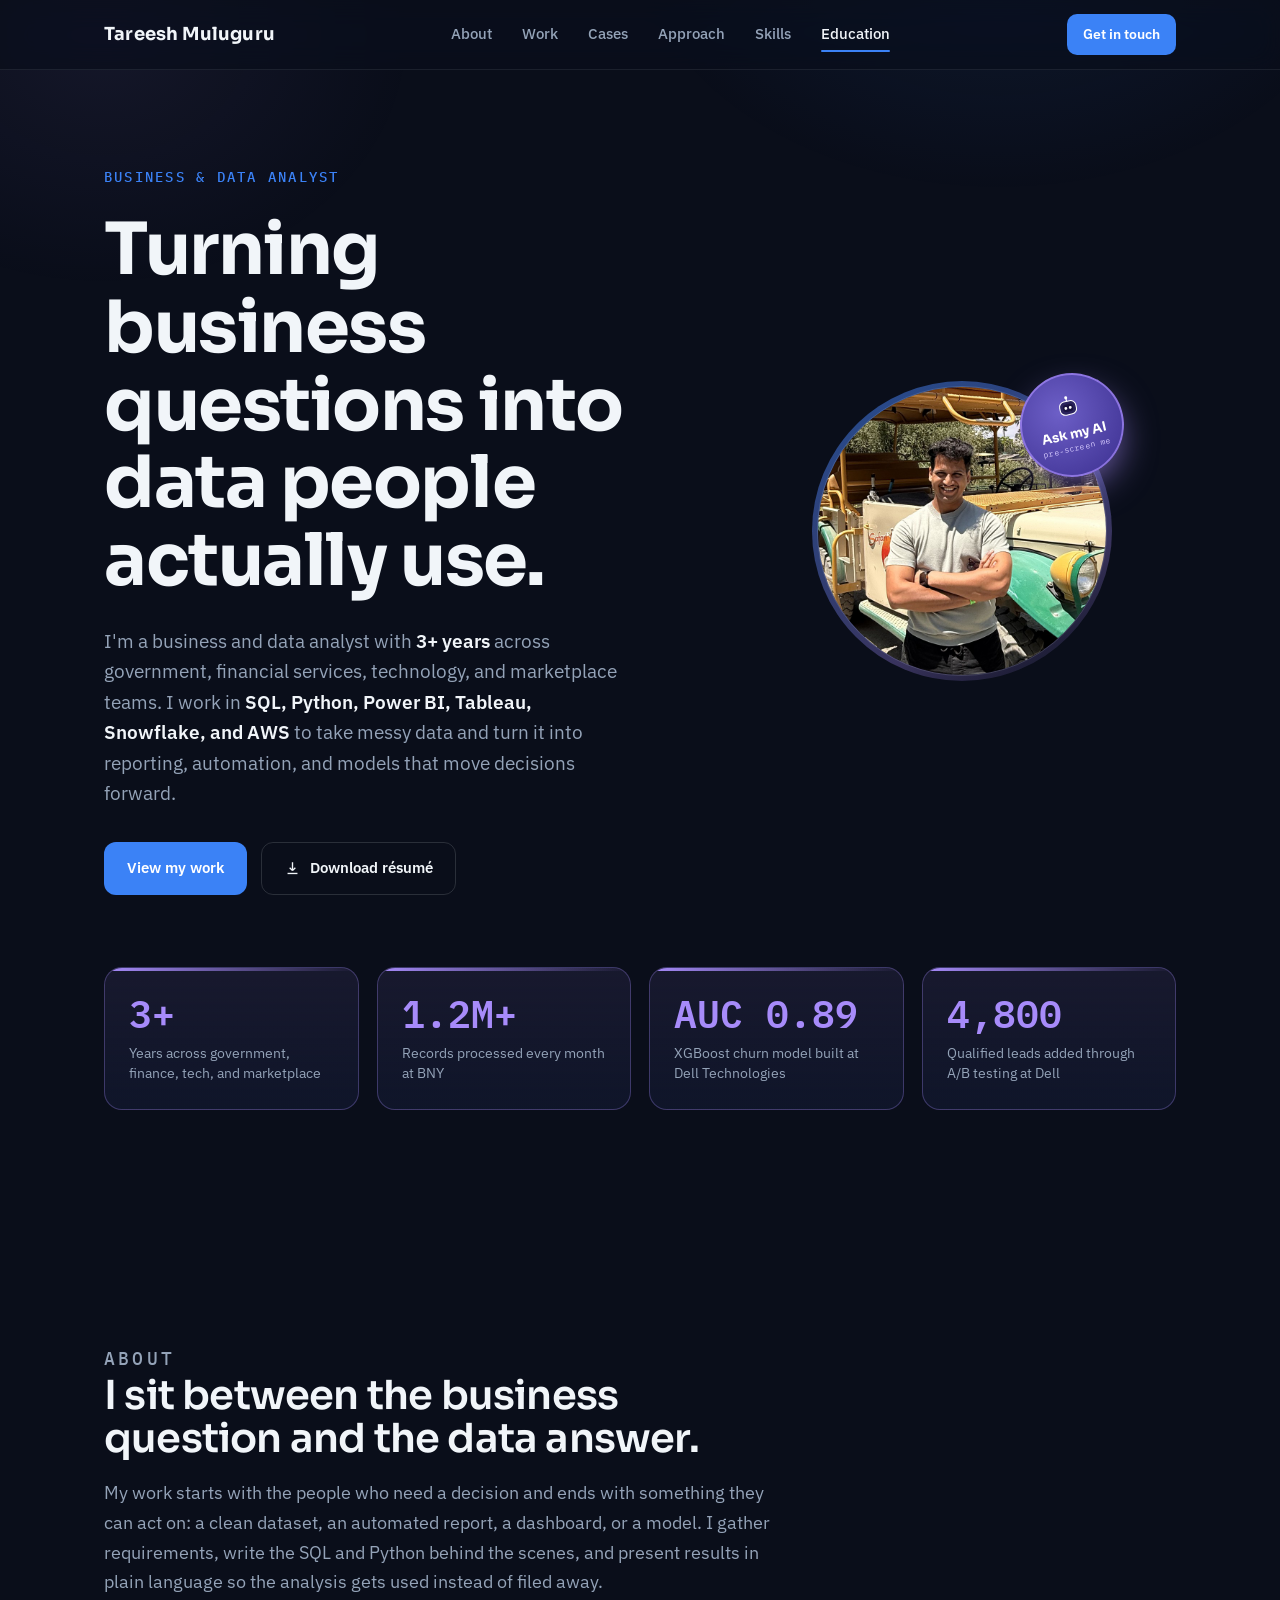
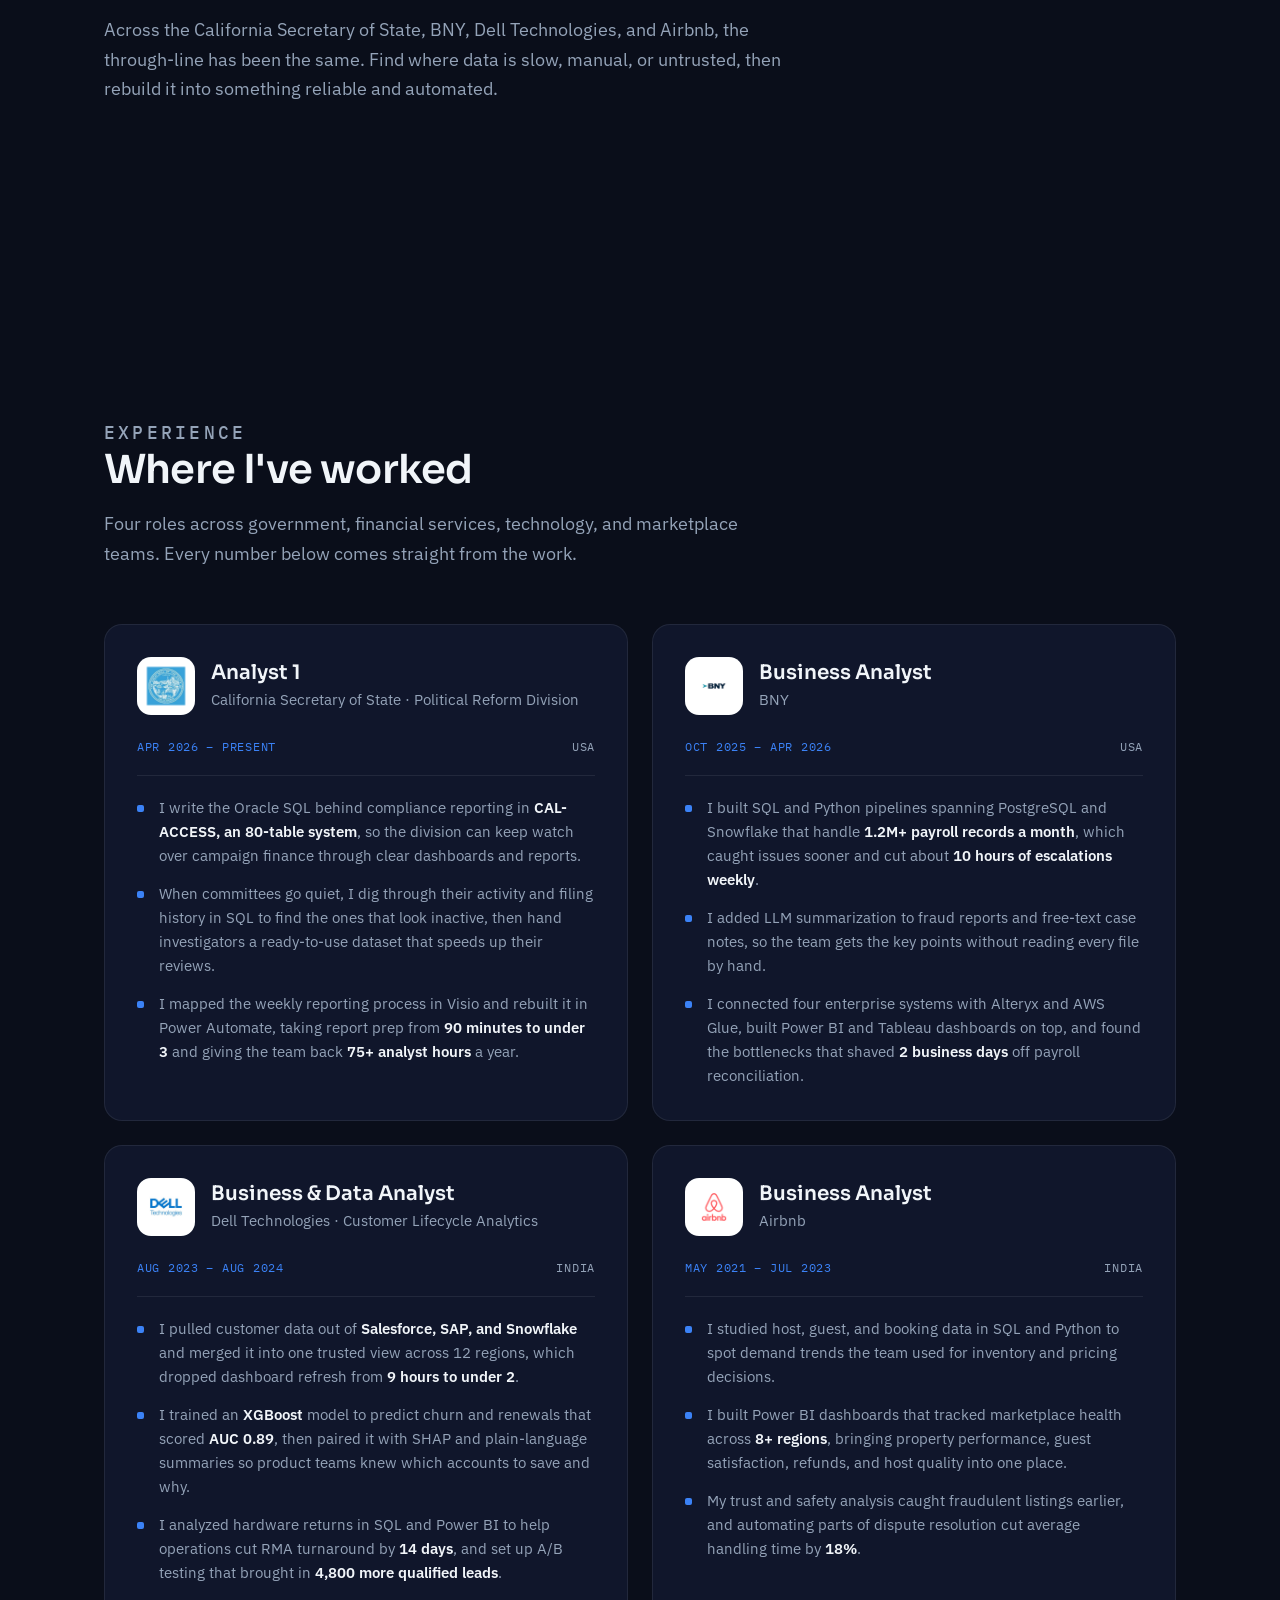
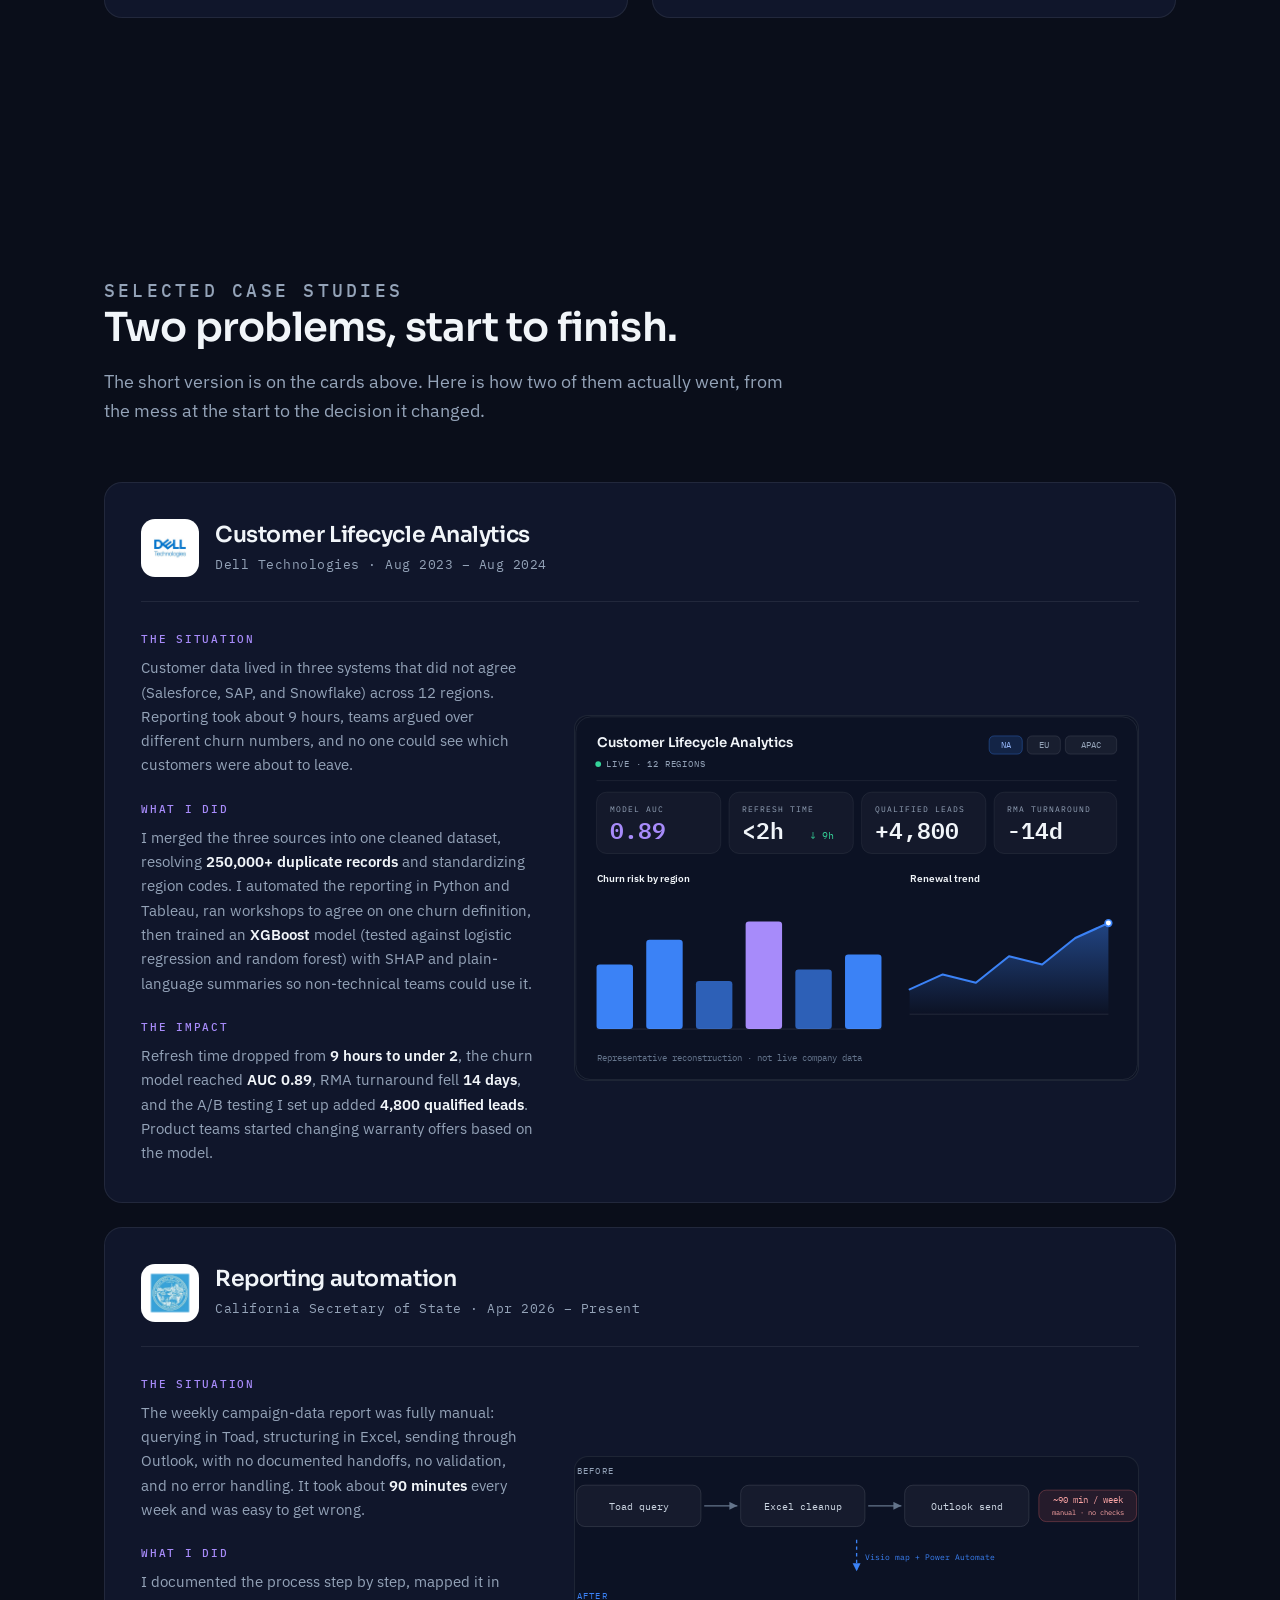
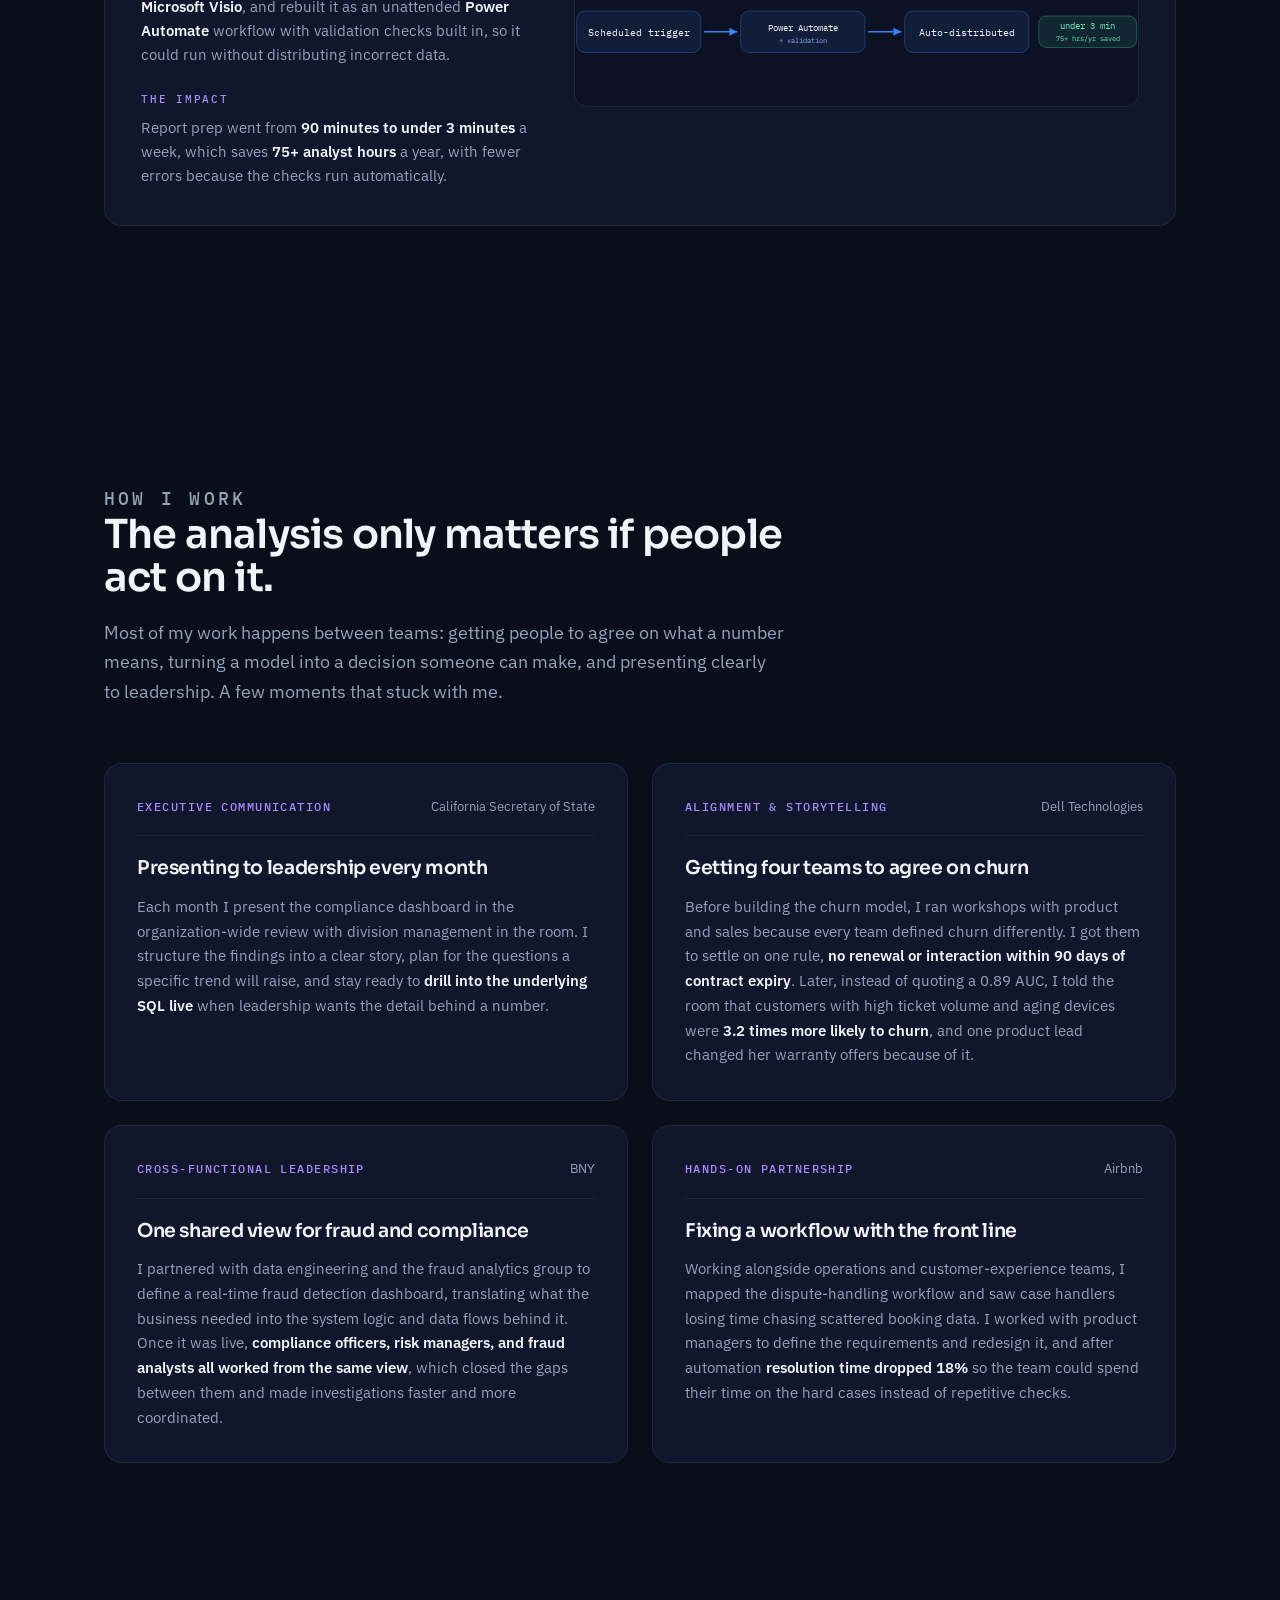
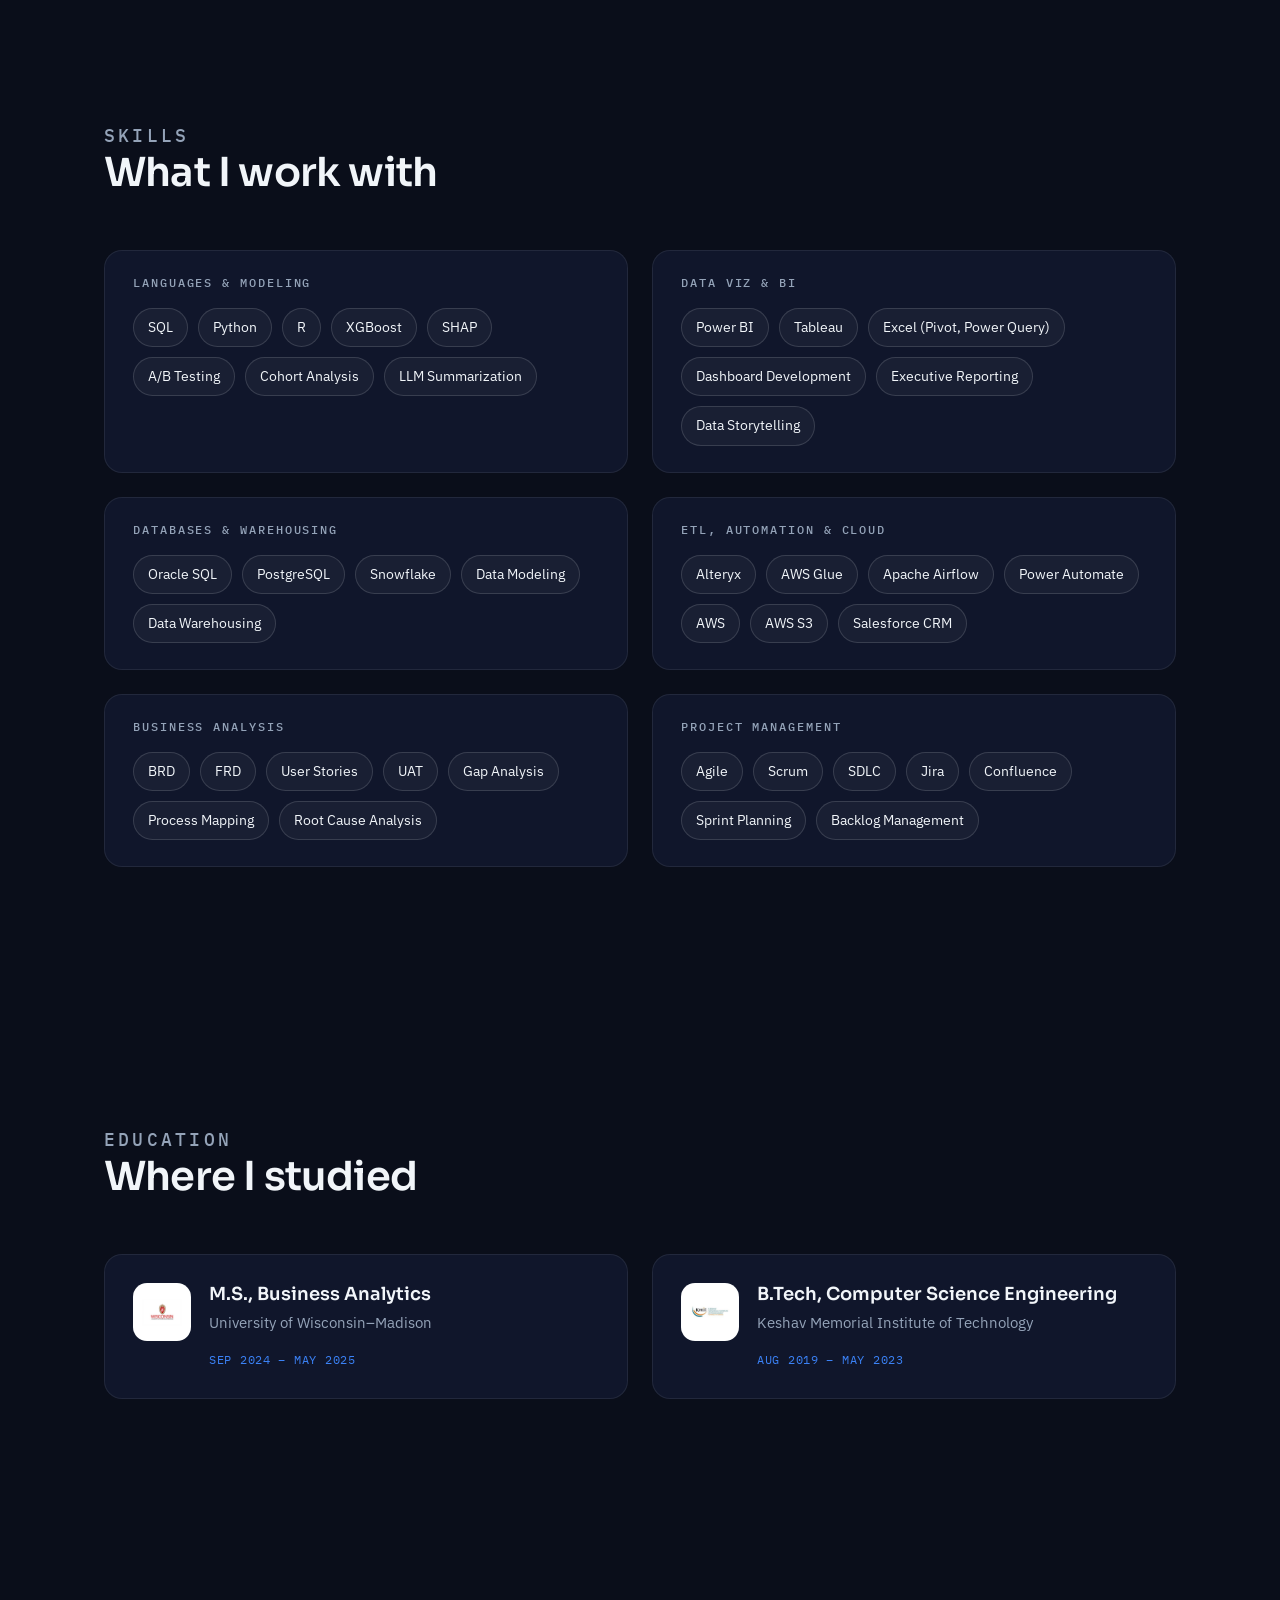
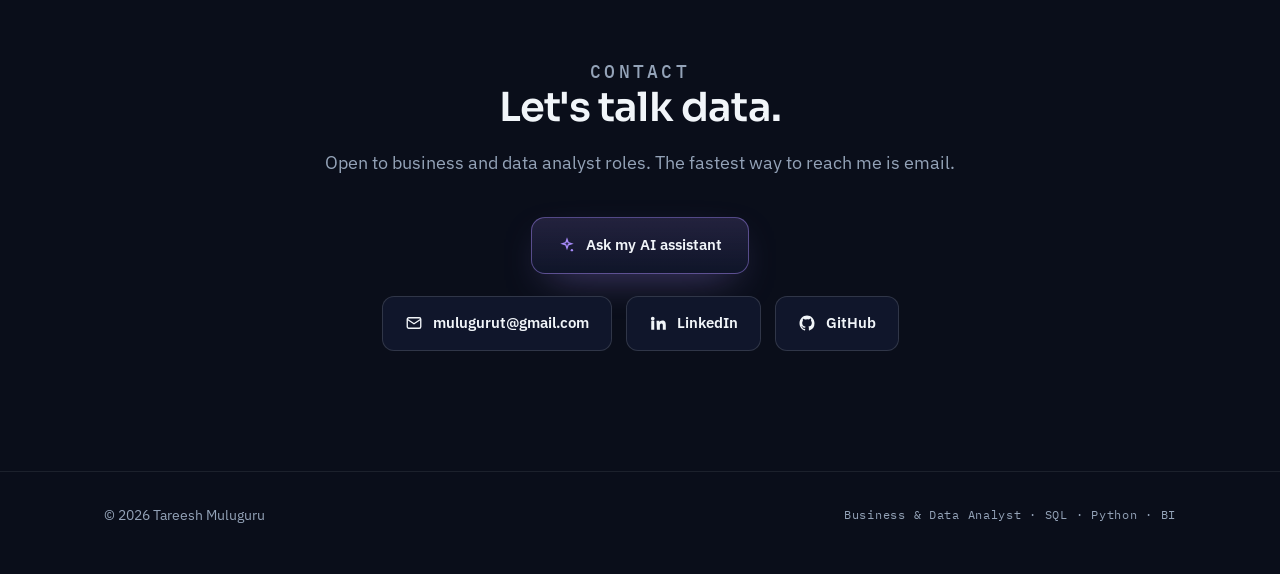
<file: index.html>
<!DOCTYPE html>
<html lang="en">
<head>
<meta charset="UTF-8" />
<meta name="viewport" content="width=device-width, initial-scale=1.0" />
<title>Tareesh Muluguru · Business & Data Analyst</title>
<meta name="description" content="Tareesh Muluguru, Business and Data Analyst. SQL, Python, Power BI, Tableau, Snowflake, and AWS across government, financial services, technology, and marketplace teams." />
<meta name="theme-color" content="#0A0E1A" />
<link rel="icon" type="image/svg+xml" href="assets/favicon.svg" />
<meta property="og:type" content="website" />
<meta property="og:title" content="Tareesh Muluguru · Business & Data Analyst" />
<meta property="og:description" content="3+ years turning business questions into data people act on. SQL, Python, Power BI, Tableau, Snowflake, AWS." />
<meta property="og:image" content="assets/og-cover.png" />
<meta property="og:image:width" content="1200" />
<meta property="og:image:height" content="630" />
<meta name="twitter:card" content="summary_large_image" />
<meta name="twitter:title" content="Tareesh Muluguru · Business & Data Analyst" />
<meta name="twitter:description" content="3+ years turning business questions into data people act on. SQL, Python, Power BI, Tableau, Snowflake, AWS." />
<meta name="twitter:image" content="assets/og-cover.png" />
<link rel="preconnect" href="https://fonts.googleapis.com" />
<link rel="preconnect" href="https://fonts.gstatic.com" crossorigin />
<link href="https://fonts.googleapis.com/css2?family=Sora:wght@600;700&family=IBM+Plex+Sans:wght@400;500;600&family=IBM+Plex+Mono:wght@400;500;600&display=swap" rel="stylesheet" />
<link rel="stylesheet" href="styles.css?v=5" />
</head>
<body>

<div id="progress" aria-hidden="true"></div>

<header class="nav">
  <div class="nav-inner">
    <a href="#top" class="brand">Tareesh Muluguru</a>
    <nav class="nav-links" aria-label="Primary">
      <a href="#about">About</a>
      <a href="#work">Work</a>
      <a href="#cases">Cases</a>
      <a href="#approach">Approach</a>
      <a href="#skills">Skills</a>
      <a href="#education">Education</a>
    </nav>
    <div class="nav-actions">
      <a href="#contact" class="nav-cta">Get in touch</a>
    </div>
  </div>
</header>

<main id="top">

  <!-- HERO -->
  <section class="hero" aria-label="Intro">
    <div class="wrap">
      <div class="hero-grid">
        <div class="hero-copy reveal">
          <p class="role">Business &amp; Data Analyst</p>
          <h1>Turning business questions into data people actually use.</h1>
          <p class="lede">I'm a business and data analyst with <strong>3+ years</strong> across government, financial services, technology, and marketplace teams. I work in <strong>SQL, Python, Power BI, Tableau, Snowflake, and AWS</strong> to take messy data and turn it into reporting, automation, and models that move decisions forward.</p>
          <div class="cta-row">
            <a href="#work" class="btn btn-primary">View my work</a>
            <a href="assets/Tareesh-Muluguru-Resume.pdf" class="btn btn-ghost" download>
              <svg viewBox="0 0 24 24" width="17" height="17" fill="none" stroke="currentColor" stroke-width="1.9" aria-hidden="true"><path d="M12 3v12m0 0 4-4m-4 4-4-4"/><path d="M5 19h14"/></svg>
              Download résumé
            </a>
          </div>
        </div>
        <div class="avatar-wrap reveal">
          <div class="avatar">
            <img src="assets/avatar.jpg" alt="Tareesh Muluguru" />
            <a class="ai-sticker" href="chat.html" target="_blank" rel="noopener" aria-label="Ask my AI assistant about Tareesh">
              <span class="ai-sticker-bot">
                <svg width="30" height="30" viewBox="0 0 40 40" aria-hidden="true">
                  <line x1="20" y1="9" x2="20" y2="5" stroke="#fff" stroke-width="1.6" stroke-linecap="round"/>
                  <circle cx="20" cy="4" r="2" fill="#fff"/>
                  <rect x="9" y="9" width="22" height="18" rx="7" fill="#2a235c" stroke="#fff" stroke-width="1.4"/>
                  <rect x="13" y="13" width="14" height="10" rx="5" fill="#1a1340"/>
                  <circle class="bot-eye" cx="17" cy="18" r="1.9" fill="#fff"/>
                  <circle class="bot-eye" cx="23" cy="18" r="1.9" fill="#fff"/>
                </svg>
              </span>
              <span class="ai-sticker-title">Ask my AI</span>
              <span class="ai-sticker-sub">pre-screen me</span>
            </a>
          </div>
        </div>
      </div>

      <div class="stats reveal" aria-label="Career highlights">
        <div class="stat">
          <div class="num" data-count="3" data-suffix="+">3+</div>
          <div class="label">Years across government, finance, tech, and marketplace</div>
        </div>
        <div class="stat">
          <div class="num" data-count="1.2" data-decimals="1" data-suffix="M+">1.2M+</div>
          <div class="label">Records processed every month at BNY</div>
        </div>
        <div class="stat">
          <div class="num" data-count="0.89" data-decimals="2" data-prefix="AUC ">AUC 0.89</div>
          <div class="label">XGBoost churn model built at Dell Technologies</div>
        </div>
        <div class="stat">
          <div class="num" data-count="4800" data-comma="1">4,800</div>
          <div class="label">Qualified leads added through A/B testing at Dell</div>
        </div>
      </div>
    </div>
  </section>

  <!-- ABOUT -->
  <section id="about" aria-label="About">
    <div class="wrap">
      <div class="section-head reveal">
        <p class="eyebrow">About</p>
        <h2>I sit between the business question and the data answer.</h2>
        <p>My work starts with the people who need a decision and ends with something they can act on: a clean dataset, an automated report, a dashboard, or a model. I gather requirements, write the SQL and Python behind the scenes, and present results in plain language so the analysis gets used instead of filed away.</p>
        <p>Across the California Secretary of State, BNY, Dell Technologies, and Airbnb, the through-line has been the same. Find where data is slow, manual, or untrusted, then rebuild it into something reliable and automated.</p>
      </div>
    </div>
  </section>

  <!-- WORK -->
  <section id="work" aria-label="Experience">
    <div class="wrap">
      <div class="section-head reveal">
        <p class="eyebrow">Experience</p>
        <h2>Where I've worked</h2>
        <p>Four roles across government, financial services, technology, and marketplace teams. Every number below comes straight from the work.</p>
      </div>

      <div class="work-grid">

        <!-- CalSOS -->
        <article class="card reveal">
          <div class="card-top">
            <div class="logo-tile"><img src="assets/logo-calsos.png" alt="California Secretary of State logo" /></div>
            <div class="card-id">
              <div class="role">Analyst 1</div>
              <div class="co">California Secretary of State · Political Reform Division</div>
            </div>
          </div>
          <div class="meta"><span class="tag">Apr 2026 – Present</span><span>USA</span></div>
          <ul>
            <li>I write the Oracle SQL behind compliance reporting in <b>CAL-ACCESS, an 80-table system</b>, so the division can keep watch over campaign finance through clear dashboards and reports.</li>
            <li>When committees go quiet, I dig through their activity and filing history in SQL to find the ones that look inactive, then hand investigators a ready-to-use dataset that speeds up their reviews.</li>
            <li>I mapped the weekly reporting process in Visio and rebuilt it in Power Automate, taking report prep from <b>90 minutes to under 3</b> and giving the team back <b>75+ analyst hours</b> a year.</li>
          </ul>
        </article>

        <!-- BNY -->
        <article class="card reveal">
          <div class="card-top">
            <div class="logo-tile"><img src="assets/logo-bny.png" alt="BNY logo" /></div>
            <div class="card-id">
              <div class="role">Business Analyst</div>
              <div class="co">BNY</div>
            </div>
          </div>
          <div class="meta"><span class="tag">Oct 2025 – Apr 2026</span><span>USA</span></div>
          <ul>
            <li>I built SQL and Python pipelines spanning PostgreSQL and Snowflake that handle <b>1.2M+ payroll records a month</b>, which caught issues sooner and cut about <b>10 hours of escalations weekly</b>.</li>
            <li>I added LLM summarization to fraud reports and free-text case notes, so the team gets the key points without reading every file by hand.</li>
            <li>I connected four enterprise systems with Alteryx and AWS Glue, built Power BI and Tableau dashboards on top, and found the bottlenecks that shaved <b>2 business days</b> off payroll reconciliation.</li>
          </ul>
        </article>

        <!-- Dell -->
        <article class="card reveal">
          <div class="card-top">
            <div class="logo-tile"><img src="assets/logo-dell.png" alt="Dell Technologies logo" /></div>
            <div class="card-id">
              <div class="role">Business &amp; Data Analyst</div>
              <div class="co">Dell Technologies · Customer Lifecycle Analytics</div>
            </div>
          </div>
          <div class="meta"><span class="tag">Aug 2023 – Aug 2024</span><span>India</span></div>
          <ul>
            <li>I pulled customer data out of <b>Salesforce, SAP, and Snowflake</b> and merged it into one trusted view across 12 regions, which dropped dashboard refresh from <b>9 hours to under 2</b>.</li>
            <li>I trained an <b>XGBoost</b> model to predict churn and renewals that scored <b>AUC 0.89</b>, then paired it with SHAP and plain-language summaries so product teams knew which accounts to save and why.</li>
            <li>I analyzed hardware returns in SQL and Power BI to help operations cut RMA turnaround by <b>14 days</b>, and set up A/B testing that brought in <b>4,800 more qualified leads</b>.</li>
          </ul>
        </article>

        <!-- Airbnb -->
        <article class="card reveal">
          <div class="card-top">
            <div class="logo-tile"><img src="assets/logo-airbnb.png" alt="Airbnb logo" /></div>
            <div class="card-id">
              <div class="role">Business Analyst</div>
              <div class="co">Airbnb</div>
            </div>
          </div>
          <div class="meta"><span class="tag">May 2021 – Jul 2023</span><span>India</span></div>
          <ul>
            <li>I studied host, guest, and booking data in SQL and Python to spot demand trends the team used for inventory and pricing decisions.</li>
            <li>I built Power BI dashboards that tracked marketplace health across <b>8+ regions</b>, bringing property performance, guest satisfaction, refunds, and host quality into one place.</li>
            <li>My trust and safety analysis caught fraudulent listings earlier, and automating parts of dispute resolution cut average handling time by <b>18%</b>.</li>
          </ul>
        </article>

      </div>
    </div>
  </section>

  <!-- CASE STUDIES -->
  <section id="cases" aria-label="Case studies">
    <div class="wrap">
      <div class="section-head reveal">
        <p class="eyebrow">Selected case studies</p>
        <h2>Two problems, start to finish.</h2>
        <p>The short version is on the cards above. Here is how two of them actually went, from the mess at the start to the decision it changed.</p>
      </div>

      <!-- Case 1: Dell -->
      <article class="case reveal">
        <div class="case-head">
          <div class="logo-tile"><img src="assets/logo-dell.png" alt="Dell Technologies logo" /></div>
          <div class="case-id">
            <h3>Customer Lifecycle Analytics</h3>
            <div class="case-co">Dell Technologies · Aug 2023 – Aug 2024</div>
          </div>
        </div>
        <div class="case-body">
          <div class="case-story">
            <div class="story-block">
              <span class="story-label">The situation</span>
              <p>Customer data lived in three systems that did not agree (Salesforce, SAP, and Snowflake) across 12 regions. Reporting took about 9 hours, teams argued over different churn numbers, and no one could see which customers were about to leave.</p>
            </div>
            <div class="story-block">
              <span class="story-label">What I did</span>
              <p>I merged the three sources into one cleaned dataset, resolving <b>250,000+ duplicate records</b> and standardizing region codes. I automated the reporting in Python and Tableau, ran workshops to agree on one churn definition, then trained an <b>XGBoost</b> model (tested against logistic regression and random forest) with SHAP and plain-language summaries so non-technical teams could use it.</p>
            </div>
            <div class="story-block">
              <span class="story-label">The impact</span>
              <p>Refresh time dropped from <b>9 hours to under 2</b>, the churn model reached <b>AUC 0.89</b>, RMA turnaround fell <b>14 days</b>, and the A/B testing I set up added <b>4,800 qualified leads</b>. Product teams started changing warranty offers based on the model.</p>
            </div>
          </div>
          <figure class="case-visual">
            <svg viewBox="0 0 680 440" xmlns="http://www.w3.org/2000/svg" role="img" aria-label="Customer Lifecycle dashboard mockup showing model AUC 0.89, refresh under 2 hours, 4,800 leads, RMA down 14 days, churn risk by region, and renewal trend">
              <defs>
                <linearGradient id="area" x1="0" y1="0" x2="0" y2="1">
                  <stop offset="0" stop-color="#3B82F6" stop-opacity=".45"/><stop offset="1" stop-color="#3B82F6" stop-opacity="0"/>
                </linearGradient>
              </defs>
              <rect x="1" y="1" width="678" height="438" rx="18" fill="#0c1224" stroke="rgba(241,245,249,.10)"/>
              <text x="26" y="38" fill="#F1F5F9" font-size="16" font-weight="600" font-family="Sora, sans-serif">Customer Lifecycle Analytics</text>
              <circle cx="28" cy="58" r="3.5" fill="#34D399"/><text x="38" y="62" fill="#94A3B8" font-size="11" font-family="IBM Plex Mono, monospace" letter-spacing="1">LIVE · 12 REGIONS</text>
              <g font-family="IBM Plex Mono, monospace" font-size="10.5" fill="#94A3B8">
                <rect x="500" y="24" width="40" height="22" rx="6" fill="rgba(59,130,246,.16)" stroke="rgba(59,130,246,.4)"/><text x="520" y="39" text-anchor="middle" fill="#93b4f7">NA</text>
                <rect x="546" y="24" width="40" height="22" rx="6" fill="rgba(241,245,249,.05)" stroke="rgba(241,245,249,.12)"/><text x="566" y="39" text-anchor="middle">EU</text>
                <rect x="592" y="24" width="62" height="22" rx="6" fill="rgba(241,245,249,.05)" stroke="rgba(241,245,249,.12)"/><text x="623" y="39" text-anchor="middle">APAC</text>
              </g>
              <line x1="26" y1="78" x2="654" y2="78" stroke="rgba(241,245,249,.08)"/>
              <g>
                <rect x="26" y="92" width="150" height="74" rx="12" fill="rgba(241,245,249,.03)" stroke="rgba(241,245,249,.08)"/>
                <text x="42" y="116" font-family="IBM Plex Mono, monospace" font-size="10" fill="#94A3B8" letter-spacing="1.2">MODEL AUC</text>
                <text x="42" y="148" font-size="28" fill="#A78BFA" font-family="IBM Plex Mono, monospace" font-weight="600">0.89</text>
                <rect x="186" y="92" width="150" height="74" rx="12" fill="rgba(241,245,249,.03)" stroke="rgba(241,245,249,.08)"/>
                <text x="202" y="116" font-family="IBM Plex Mono, monospace" font-size="10" fill="#94A3B8" letter-spacing="1.2">REFRESH TIME</text>
                <text x="202" y="148" font-size="28" fill="#F1F5F9" font-family="IBM Plex Mono, monospace" font-weight="600">&lt;2h</text>
                <text x="284" y="148" font-size="12" fill="#34D399" font-family="IBM Plex Mono, monospace">↓ 9h</text>
                <rect x="346" y="92" width="150" height="74" rx="12" fill="rgba(241,245,249,.03)" stroke="rgba(241,245,249,.08)"/>
                <text x="362" y="116" font-family="IBM Plex Mono, monospace" font-size="10" fill="#94A3B8" letter-spacing="1.2">QUALIFIED LEADS</text>
                <text x="362" y="148" font-size="28" fill="#F1F5F9" font-family="IBM Plex Mono, monospace" font-weight="600">+4,800</text>
                <rect x="506" y="92" width="148" height="74" rx="12" fill="rgba(241,245,249,.03)" stroke="rgba(241,245,249,.08)"/>
                <text x="522" y="116" font-family="IBM Plex Mono, monospace" font-size="10" fill="#94A3B8" letter-spacing="1.2">RMA TURNAROUND</text>
                <text x="522" y="148" font-size="28" fill="#F1F5F9" font-family="IBM Plex Mono, monospace" font-weight="600">-14d</text>
              </g>
              <text x="26" y="200" fill="#F1F5F9" font-size="12.5" font-weight="600" font-family="IBM Plex Sans, sans-serif">Churn risk by region</text>
              <g>
                <rect x="26" y="300" width="44" height="78" rx="4" fill="#3B82F6"/>
                <rect x="86" y="270" width="44" height="108" rx="4" fill="#3B82F6"/>
                <rect x="146" y="320" width="44" height="58" rx="4" fill="#3B82F6" opacity=".7"/>
                <rect x="206" y="248" width="44" height="130" rx="4" fill="#A78BFA"/>
                <rect x="266" y="306" width="44" height="72" rx="4" fill="#3B82F6" opacity=".7"/>
                <rect x="326" y="288" width="44" height="90" rx="4" fill="#3B82F6"/>
                <line x1="26" y1="378" x2="370" y2="378" stroke="rgba(241,245,249,.12)"/>
              </g>
              <text x="404" y="200" fill="#F1F5F9" font-size="12.5" font-weight="600" font-family="IBM Plex Sans, sans-serif">Renewal trend</text>
              <g>
                <path d="M404 330 L444 312 L484 322 L524 290 L564 300 L604 268 L644 250 L644 360 L404 360 Z" fill="url(#area)"/>
                <path d="M404 330 L444 312 L484 322 L524 290 L564 300 L604 268 L644 250" fill="none" stroke="#3B82F6" stroke-width="2.5" stroke-linecap="round" stroke-linejoin="round"/>
                <circle cx="644" cy="250" r="4" fill="#fff" stroke="#3B82F6" stroke-width="2"/>
                <line x1="404" y1="360" x2="644" y2="360" stroke="rgba(241,245,249,.12)"/>
              </g>
              <text x="26" y="416" fill="#64748B" font-size="10.5" font-family="IBM Plex Mono, monospace">Representative reconstruction · not live company data</text>
            </svg>
          </figure>
        </div>
      </article>

      <!-- Case 2: CalSOS -->
      <article class="case reveal">
        <div class="case-head">
          <div class="logo-tile"><img src="assets/logo-calsos.png" alt="California Secretary of State logo" /></div>
          <div class="case-id">
            <h3>Reporting automation</h3>
            <div class="case-co">California Secretary of State · Apr 2026 – Present</div>
          </div>
        </div>
        <div class="case-body">
          <div class="case-story">
            <div class="story-block">
              <span class="story-label">The situation</span>
              <p>The weekly campaign-data report was fully manual: querying in Toad, structuring in Excel, sending through Outlook, with no documented handoffs, no validation, and no error handling. It took about <b>90 minutes</b> every week and was easy to get wrong.</p>
            </div>
            <div class="story-block">
              <span class="story-label">What I did</span>
              <p>I documented the process step by step, mapped it in <b>Microsoft Visio</b>, and rebuilt it as an unattended <b>Power Automate</b> workflow with validation checks built in, so it could run without distributing incorrect data.</p>
            </div>
            <div class="story-block">
              <span class="story-label">The impact</span>
              <p>Report prep went from <b>90 minutes to under 3 minutes</b> a week, which saves <b>75+ analyst hours</b> a year, with fewer errors because the checks run automatically.</p>
            </div>
          </div>
          <figure class="case-visual">
            <svg viewBox="0 0 680 300" xmlns="http://www.w3.org/2000/svg" role="img" aria-label="Before and after process map. Before: Toad query, Excel cleanup, Outlook send, manual, about 90 minutes a week. After: scheduled trigger, Power Automate with validation, auto-distributed, under 3 minutes, 75 plus hours saved a year">
              <defs>
                <marker id="ar" markerWidth="9" markerHeight="9" refX="6" refY="3" orient="auto"><path d="M0,0 L6,3 L0,6 Z" fill="#64748B"/></marker>
                <marker id="arb" markerWidth="9" markerHeight="9" refX="6" refY="3" orient="auto"><path d="M0,0 L6,3 L0,6 Z" fill="#3B82F6"/></marker>
              </defs>
              <text x="2" y="20" font-family="IBM Plex Mono, monospace" font-size="11" fill="#94A3B8" letter-spacing="1.5">BEFORE</text>
              <g font-family="IBM Plex Mono, monospace" font-size="12" fill="#cbd5e1">
                <rect x="2" y="34" width="150" height="50" rx="10" fill="rgba(241,245,249,.04)" stroke="rgba(241,245,249,.14)"/><text x="77" y="64" text-anchor="middle">Toad query</text>
                <line x1="156" y1="59" x2="196" y2="59" stroke="#64748B" stroke-width="1.6" marker-end="url(#ar)"/>
                <rect x="200" y="34" width="150" height="50" rx="10" fill="rgba(241,245,249,.04)" stroke="rgba(241,245,249,.14)"/><text x="275" y="64" text-anchor="middle">Excel cleanup</text>
                <line x1="354" y1="59" x2="394" y2="59" stroke="#64748B" stroke-width="1.6" marker-end="url(#ar)"/>
                <rect x="398" y="34" width="150" height="50" rx="10" fill="rgba(241,245,249,.04)" stroke="rgba(241,245,249,.14)"/><text x="473" y="64" text-anchor="middle">Outlook send</text>
              </g>
              <rect x="560" y="40" width="118" height="38" rx="9" fill="rgba(248,113,113,.10)" stroke="rgba(248,113,113,.35)"/>
              <text x="619" y="56" text-anchor="middle" font-family="IBM Plex Mono, monospace" font-size="10.5" fill="#fca5a5">~90 min / week</text>
              <text x="619" y="70" text-anchor="middle" font-family="IBM Plex Mono, monospace" font-size="9" fill="#fca5a5">manual · no checks</text>
              <line x1="340" y1="100" x2="340" y2="138" stroke="#3B82F6" stroke-width="1.6" stroke-dasharray="4 4" marker-end="url(#arb)"/>
              <text x="350" y="124" font-family="IBM Plex Mono, monospace" font-size="10" fill="#3B82F6">Visio map + Power Automate</text>
              <text x="2" y="172" font-family="IBM Plex Mono, monospace" font-size="11" fill="#3B82F6" letter-spacing="1.5">AFTER</text>
              <g font-family="IBM Plex Mono, monospace" font-size="12" fill="#F1F5F9">
                <rect x="2" y="186" width="150" height="50" rx="10" fill="rgba(59,130,246,.10)" stroke="rgba(59,130,246,.4)"/><text x="77" y="216" text-anchor="middle">Scheduled trigger</text>
                <line x1="156" y1="211" x2="196" y2="211" stroke="#3B82F6" stroke-width="1.6" marker-end="url(#arb)"/>
                <rect x="200" y="186" width="150" height="50" rx="10" fill="rgba(59,130,246,.10)" stroke="rgba(59,130,246,.4)"/><text x="275" y="210" text-anchor="middle" font-size="11">Power Automate</text><text x="275" y="225" text-anchor="middle" font-size="9" fill="#93b4f7">+ validation</text>
                <line x1="354" y1="211" x2="394" y2="211" stroke="#3B82F6" stroke-width="1.6" marker-end="url(#arb)"/>
                <rect x="398" y="186" width="150" height="50" rx="10" fill="rgba(59,130,246,.10)" stroke="rgba(59,130,246,.4)"/><text x="473" y="216" text-anchor="middle">Auto-distributed</text>
              </g>
              <rect x="560" y="192" width="118" height="38" rx="9" fill="rgba(52,211,153,.10)" stroke="rgba(52,211,153,.4)"/>
              <text x="619" y="208" text-anchor="middle" font-family="IBM Plex Mono, monospace" font-size="10.5" fill="#6ee7b7">under 3 min</text>
              <text x="619" y="222" text-anchor="middle" font-family="IBM Plex Mono, monospace" font-size="9" fill="#6ee7b7">75+ hrs/yr saved</text>
            </svg>
          </figure>
        </div>
      </article>
    </div>
  </section>

  <!-- APPROACH -->
  <section id="approach" aria-label="How I work">
    <div class="wrap">
      <div class="section-head reveal">
        <p class="eyebrow">How I work</p>
        <h2>The analysis only matters if people act on it.</h2>
        <p>Most of my work happens between teams: getting people to agree on what a number means, turning a model into a decision someone can make, and presenting clearly to leadership. A few moments that stuck with me.</p>
      </div>

      <div class="scenario-grid">

        <article class="scard reveal">
          <div class="scard-head">
            <span class="scard-skill">Executive communication</span>
            <span class="scard-co">California Secretary of State</span>
          </div>
          <h3>Presenting to leadership every month</h3>
          <p>Each month I present the compliance dashboard in the organization-wide review with division management in the room. I structure the findings into a clear story, plan for the questions a specific trend will raise, and stay ready to <b>drill into the underlying SQL live</b> when leadership wants the detail behind a number.</p>
        </article>

        <article class="scard reveal">
          <div class="scard-head">
            <span class="scard-skill">Alignment &amp; storytelling</span>
            <span class="scard-co">Dell Technologies</span>
          </div>
          <h3>Getting four teams to agree on churn</h3>
          <p>Before building the churn model, I ran workshops with product and sales because every team defined churn differently. I got them to settle on one rule, <b>no renewal or interaction within 90 days of contract expiry</b>. Later, instead of quoting a 0.89 AUC, I told the room that customers with high ticket volume and aging devices were <b>3.2 times more likely to churn</b>, and one product lead changed her warranty offers because of it.</p>
        </article>

        <article class="scard reveal">
          <div class="scard-head">
            <span class="scard-skill">Cross-functional leadership</span>
            <span class="scard-co">BNY</span>
          </div>
          <h3>One shared view for fraud and compliance</h3>
          <p>I partnered with data engineering and the fraud analytics group to define a real-time fraud detection dashboard, translating what the business needed into the system logic and data flows behind it. Once it was live, <b>compliance officers, risk managers, and fraud analysts all worked from the same view</b>, which closed the gaps between them and made investigations faster and more coordinated.</p>
        </article>

        <article class="scard reveal">
          <div class="scard-head">
            <span class="scard-skill">Hands-on partnership</span>
            <span class="scard-co">Airbnb</span>
          </div>
          <h3>Fixing a workflow with the front line</h3>
          <p>Working alongside operations and customer-experience teams, I mapped the dispute-handling workflow and saw case handlers losing time chasing scattered booking data. I worked with product managers to define the requirements and redesign it, and after automation <b>resolution time dropped 18%</b> so the team could spend their time on the hard cases instead of repetitive checks.</p>
        </article>

      </div>
    </div>
  </section>

  <!-- SKILLS -->
  <section id="skills" aria-label="Skills">
    <div class="wrap">
      <div class="section-head reveal">
        <p class="eyebrow">Skills</p>
        <h2>What I work with</h2>
      </div>
      <div class="skill-grid">
        <div class="skill-group reveal">
          <h3>Languages &amp; Modeling</h3>
          <div class="chips">
            <span class="chip">SQL</span><span class="chip">Python</span><span class="chip">R</span>
            <span class="chip">XGBoost</span><span class="chip">SHAP</span><span class="chip">A/B Testing</span>
            <span class="chip">Cohort Analysis</span><span class="chip">LLM Summarization</span>
          </div>
        </div>
        <div class="skill-group reveal">
          <h3>Data Viz &amp; BI</h3>
          <div class="chips">
            <span class="chip">Power BI</span><span class="chip">Tableau</span>
            <span class="chip">Excel (Pivot, Power Query)</span><span class="chip">Dashboard Development</span>
            <span class="chip">Executive Reporting</span><span class="chip">Data Storytelling</span>
          </div>
        </div>
        <div class="skill-group reveal">
          <h3>Databases &amp; Warehousing</h3>
          <div class="chips">
            <span class="chip">Oracle SQL</span><span class="chip">PostgreSQL</span><span class="chip">Snowflake</span>
            <span class="chip">Data Modeling</span><span class="chip">Data Warehousing</span>
          </div>
        </div>
        <div class="skill-group reveal">
          <h3>ETL, Automation &amp; Cloud</h3>
          <div class="chips">
            <span class="chip">Alteryx</span><span class="chip">AWS Glue</span><span class="chip">Apache Airflow</span>
            <span class="chip">Power Automate</span><span class="chip">AWS</span><span class="chip">AWS S3</span>
            <span class="chip">Salesforce CRM</span>
          </div>
        </div>
        <div class="skill-group reveal">
          <h3>Business Analysis</h3>
          <div class="chips">
            <span class="chip">BRD</span><span class="chip">FRD</span><span class="chip">User Stories</span>
            <span class="chip">UAT</span><span class="chip">Gap Analysis</span><span class="chip">Process Mapping</span>
            <span class="chip">Root Cause Analysis</span>
          </div>
        </div>
        <div class="skill-group reveal">
          <h3>Project Management</h3>
          <div class="chips">
            <span class="chip">Agile</span><span class="chip">Scrum</span><span class="chip">SDLC</span>
            <span class="chip">Jira</span><span class="chip">Confluence</span>
            <span class="chip">Sprint Planning</span><span class="chip">Backlog Management</span>
          </div>
        </div>
      </div>
    </div>
  </section>

  <!-- EDUCATION -->
  <section id="education" aria-label="Education">
    <div class="wrap">
      <div class="section-head reveal">
        <p class="eyebrow">Education</p>
        <h2>Where I studied</h2>
      </div>
      <div class="edu-grid">
        <div class="edu reveal">
          <div class="logo-tile"><img src="assets/logo-uwm.png" alt="University of Wisconsin–Madison logo" /></div>
          <div class="edu-body">
            <div class="deg">M.S., Business Analytics</div>
            <div class="school">University of Wisconsin–Madison</div>
            <div class="when">Sep 2024 – May 2025</div>
          </div>
        </div>
        <div class="edu reveal">
          <div class="logo-tile"><img src="assets/logo-kmit.png" alt="Keshav Memorial Institute of Technology logo" /></div>
          <div class="edu-body">
            <div class="deg">B.Tech, Computer Science Engineering</div>
            <div class="school">Keshav Memorial Institute of Technology</div>
            <div class="when">Aug 2019 – May 2023</div>
          </div>
        </div>
      </div>
    </div>
  </section>

  <!-- CONTACT -->
  <section id="contact" class="contact" aria-label="Contact">
    <div class="wrap">
      <div class="section-head reveal">
        <p class="eyebrow">Contact</p>
        <h2>Let's talk data.</h2>
        <p>Open to business and data analyst roles. The fastest way to reach me is email.</p>
      </div>
      <div class="reveal" style="display:flex;justify-content:center;margin-bottom:22px;">
        <a class="btn-ai" href="chat.html" target="_blank" rel="noopener">
          <svg viewBox="0 0 24 24" width="18" height="18" fill="none" stroke="currentColor" stroke-width="1.8" aria-hidden="true"><path d="M12 3l1.6 4.6L18 9l-4.4 1.4L12 15l-1.6-4.6L6 9l4.4-1.4z"/><circle cx="18.5" cy="17.5" r="1.6" fill="currentColor" stroke="none"/></svg>
          Ask my AI assistant
        </a>
      </div>
      <div class="contact-actions reveal">
        <a class="ico-btn" href="mailto:mulugurut@gmail.com">
          <svg viewBox="0 0 24 24" fill="none" stroke="currentColor" stroke-width="1.8"><rect x="3" y="5" width="18" height="14" rx="2"/><path d="m3 7 9 6 9-6"/></svg>
          mulugurut@gmail.com
        </a>
        <a class="ico-btn" href="https://www.linkedin.com/in/tareesh-m" target="_blank" rel="noopener">
          <svg viewBox="0 0 24 24" fill="currentColor"><path d="M4.98 3.5a2.5 2.5 0 1 1 0 5 2.5 2.5 0 0 1 0-5zM3 9h4v12H3zM10 9h3.8v1.7h.05c.53-1 1.83-2.05 3.77-2.05 4.03 0 4.78 2.65 4.78 6.1V21h-4v-5.4c0-1.29-.02-2.95-1.8-2.95-1.8 0-2.07 1.4-2.07 2.85V21h-4z"/></svg>
          LinkedIn
        </a>
        <a class="ico-btn" href="https://github.com/tareeesh2001" target="_blank" rel="noopener">
          <svg viewBox="0 0 24 24" fill="currentColor"><path d="M12 2C6.48 2 2 6.58 2 12.25c0 4.53 2.87 8.37 6.84 9.73.5.09.68-.22.68-.49 0-.24-.01-.87-.01-1.71-2.78.62-3.37-1.37-3.37-1.37-.45-1.18-1.11-1.49-1.11-1.49-.91-.64.07-.62.07-.62 1 .07 1.53 1.06 1.53 1.06.89 1.56 2.34 1.11 2.91.85.09-.66.35-1.11.63-1.37-2.22-.26-4.56-1.14-4.56-5.07 0-1.12.39-2.03 1.03-2.75-.1-.26-.45-1.3.1-2.71 0 0 .84-.27 2.75 1.05A9.4 9.4 0 0 1 12 6.84c.85 0 1.71.12 2.51.34 1.91-1.32 2.75-1.05 2.75-1.05.55 1.41.2 2.45.1 2.71.64.72 1.03 1.63 1.03 2.75 0 3.94-2.34 4.81-4.57 5.06.36.32.68.94.68 1.9 0 1.37-.01 2.48-.01 2.82 0 .27.18.59.69.49A10.02 10.02 0 0 0 22 12.25C22 6.58 17.52 2 12 2z"/></svg>
          GitHub
        </a>
      </div>
    </div>
  </section>

</main>

<footer>
  <div class="foot-inner">
    <span>© <span id="year"></span> Tareesh Muluguru</span>
    <span class="mono">Business &amp; Data Analyst · SQL · Python · BI</span>
  </div>
</footer>

<script src="script.js?v=5" defer></script>

</body>
</html>
</file>
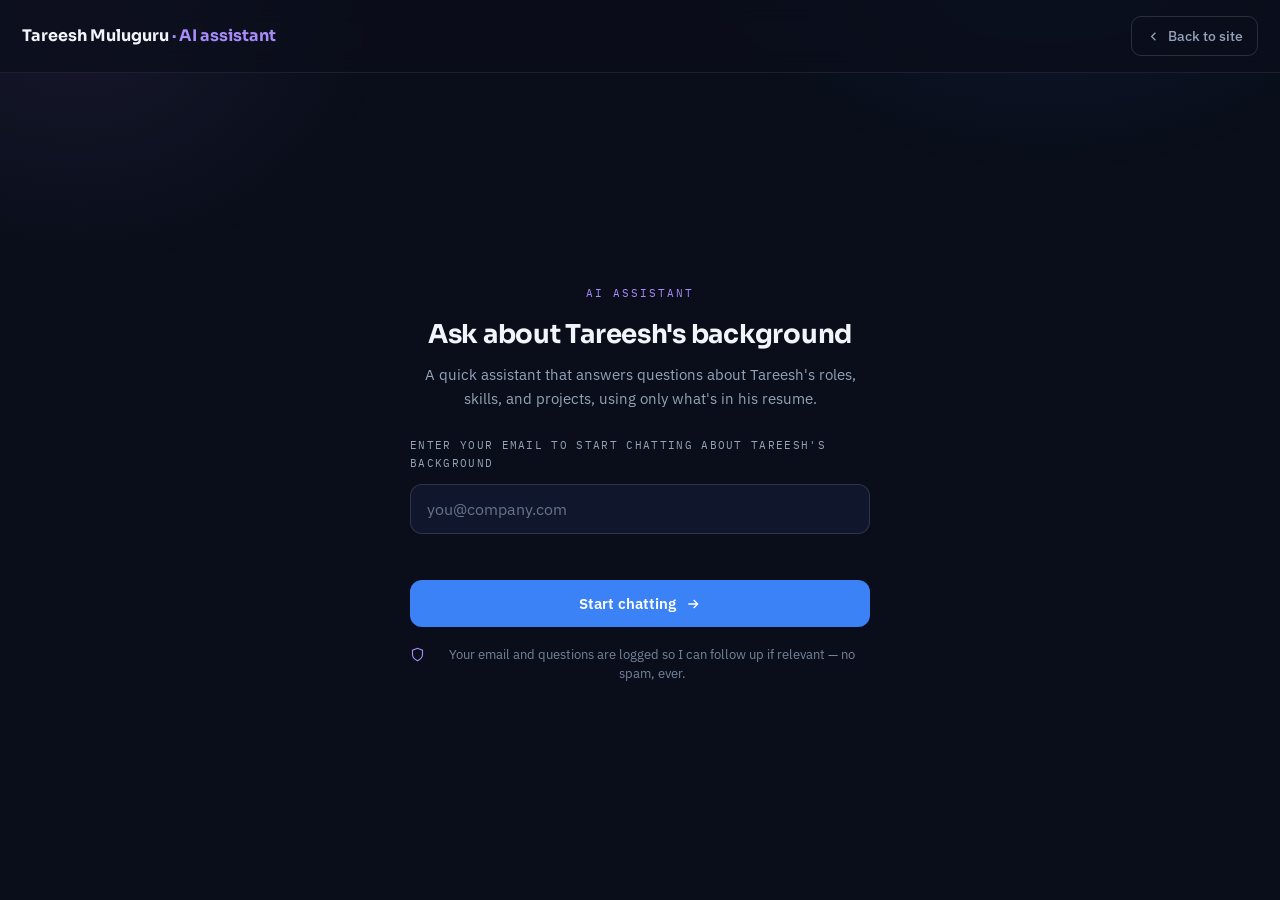
<file: chat.html>
<!DOCTYPE html>
<html lang="en">
<head>
<meta charset="UTF-8" />
<meta name="viewport" content="width=device-width, initial-scale=1.0" />
<title>Ask about Tareesh · AI assistant</title>
<meta name="description" content="Ask an AI assistant about Tareesh Muluguru's professional background, roles, and skills. Answers come only from his resume." />
<meta name="robots" content="noindex" />
<meta name="theme-color" content="#0A0E1A" />
<link rel="icon" type="image/svg+xml" href="assets/favicon.svg" />
<link rel="preconnect" href="https://fonts.googleapis.com" />
<link rel="preconnect" href="https://fonts.gstatic.com" crossorigin />
<link href="https://fonts.googleapis.com/css2?family=Sora:wght@600;700&family=IBM+Plex+Sans:wght@400;500;600&family=IBM+Plex+Mono:wght@400;500;600&display=swap" rel="stylesheet" />
<link rel="stylesheet" href="chat.css?v=2" />
</head>
<body>

<header class="topbar">
  <a class="brand" href="index.html">Tareesh Muluguru <span>· AI assistant</span></a>
  <a class="back" href="index.html">
    <svg viewBox="0 0 24 24" width="15" height="15" fill="none" stroke="currentColor" stroke-width="2" aria-hidden="true"><path d="M15 18l-6-6 6-6"/></svg>
    Back to site
  </a>
</header>

<main class="shell">

  <!-- GATE -->
  <section class="gate" id="gate" aria-label="Start chat">
    <p class="badge">AI assistant</p>
    <h1>Ask about Tareesh's background</h1>
    <p class="sub">A quick assistant that answers questions about Tareesh's roles, skills, and projects, using only what's in his resume.</p>
    <form id="gate-form" novalidate>
      <label class="field-label" for="email">Enter your email to start chatting about Tareesh's background</label>
      <input type="email" id="email" name="email" placeholder="you@company.com" autocomplete="email" required />
      <p class="err" id="gate-err" role="alert"></p>
      <button type="submit" class="btn-start">
        Start chatting
        <svg viewBox="0 0 24 24" width="16" height="16" fill="none" stroke="currentColor" stroke-width="2" aria-hidden="true"><path d="M5 12h14M13 6l6 6-6 6"/></svg>
      </button>
    </form>
    <p class="privacy">
      <svg viewBox="0 0 24 24" width="15" height="15" fill="none" stroke="currentColor" stroke-width="1.8" aria-hidden="true"><path d="M12 22s8-4 8-10V5l-8-3-8 3v7c0 6 8 10 8 10z"/></svg>
      <span>Your email and questions are logged so I can follow up if relevant — no spam, ever.</span>
    </p>
  </section>

  <!-- VERIFY -->
  <section class="gate" id="verify" aria-label="Verify your email" style="display:none;">
    <p class="badge">Check your inbox</p>
    <h1>Enter your code</h1>
    <p class="sub">I sent a 6-digit code to <span id="verify-email" class="verify-email"></span>. It expires in 10 minutes.</p>
    <form id="verify-form" novalidate>
      <label class="field-label" for="code">Verification code</label>
      <input type="text" id="code" name="code" inputmode="numeric" autocomplete="one-time-code" maxlength="6" placeholder="123456" />
      <p class="err" id="verify-err" role="alert"></p>
      <button type="submit" class="btn-start">
        Verify and start
        <svg viewBox="0 0 24 24" width="16" height="16" fill="none" stroke="currentColor" stroke-width="2" aria-hidden="true"><path d="M5 12h14M13 6l6 6-6 6"/></svg>
      </button>
    </form>
    <p class="resend-row">Didn't get it? <button type="button" id="resend-btn" class="linklike">Resend code</button> <span id="resend-note"></span></p>
  </section>

  <!-- CHAT -->
  <section class="chat" id="chat" aria-label="Chat with the assistant">
    <div class="chat-intro"><span class="dot"></span> Ask about Tareesh's experience, skills, and projects.</div>

    <div class="messages" id="messages" aria-live="polite"></div>

    <div class="starters" id="starters">
      <span class="label">Try asking</span>
      <button class="chip">What's his experience with Python automation?</button>
      <button class="chip">Tell me about his BNY role</button>
      <button class="chip">What tools does he use for data analysis?</button>
    </div>

    <form class="composer" id="composer">
      <textarea id="input" rows="1" placeholder="Ask a question about Tareesh's background..." aria-label="Your question"></textarea>
      <button class="send" id="send" type="submit" aria-label="Send">
        <svg viewBox="0 0 24 24" width="20" height="20" fill="none" stroke="currentColor" stroke-width="2" aria-hidden="true"><path d="M22 2 11 13M22 2l-7 20-4-9-9-4 20-7z"/></svg>
      </button>
    </form>
    <p class="composer-note">Grounded in Tareesh's resume and project history. It sticks to documented facts and will point you to the contact page rather than guess. Responses are AI-generated and may not be perfect.</p>
  </section>

</main>

<script src="chat.js?v=2" defer></script>
</body>
</html>
</file>
<file: styles.css>
:root{
    --bg:#0A0E1A;
    --surface:#10162B;
    --primary:#3B82F6;
    --secondary:#A78BFA;
    --text-hi:#F1F5F9;
    --text-lo:#94A3B8;

    --border:rgba(241,245,249,.08);
    --border-strong:rgba(241,245,249,.14);
    --maxw:1120px;
    --pad-section:120px;
    --gutter:24px;
    --radius:18px;
    --ease:cubic-bezier(.22,1,.36,1);
    --display:'Sora',sans-serif;
    --body:'IBM Plex Sans',sans-serif;
    --mono:'IBM Plex Mono',ui-monospace,monospace;
  }

  *{box-sizing:border-box;}
  html{scroll-behavior:smooth;}
  body{
    margin:0;
    background:var(--bg);
    color:var(--text-lo);
    font-family:var(--body);
    font-size:17px;
    line-height:1.65;
    -webkit-font-smoothing:antialiased;
    text-rendering:optimizeLegibility;
  }
  body::before{
    content:"";
    position:fixed;
    inset:0;
    pointer-events:none;
    z-index:0;
    background:
      radial-gradient(620px 440px at 78% -8%, rgba(59,130,246,.10), transparent 60%),
      radial-gradient(520px 420px at 8% 4%, rgba(167,139,250,.07), transparent 60%);
  }

  .wrap{max-width:var(--maxw);margin:0 auto;padding:0 var(--gutter);position:relative;z-index:1;}
  a{color:var(--primary);text-decoration:none;}

  h1,h2,h3{font-family:var(--display);color:var(--text-hi);margin:0;letter-spacing:-.02em;line-height:1.08;}
  .eyebrow{
    font-family:var(--mono);font-size:12px;font-weight:500;letter-spacing:.18em;
    text-transform:uppercase;color:var(--text-lo);margin:0 0 16px;
  }

  :focus-visible{outline:2px solid var(--primary);outline-offset:3px;border-radius:6px;}

  /* ---------- Nav ---------- */
  header.nav{
    position:sticky;top:0;z-index:50;
    background:rgba(10,14,26,.72);
    backdrop-filter:saturate(160%) blur(14px);
    -webkit-backdrop-filter:saturate(160%) blur(14px);
    border-bottom:1px solid var(--border);
  }
  .nav-inner{
    max-width:var(--maxw);margin:0 auto;padding:14px var(--gutter);
    display:flex;align-items:center;justify-content:space-between;gap:24px;
  }
  .brand{
    font-family:var(--display);font-weight:700;font-size:18px;color:var(--text-hi);
    letter-spacing:.01em;
  }
  .nav-links{display:flex;align-items:center;gap:6px;}
  .nav-links a{
    position:relative;color:var(--text-lo);font-weight:500;font-size:15px;
    padding:8px 12px;border-radius:8px;transition:color .25s var(--ease);
  }
  .nav-links a::after{
    content:"";position:absolute;left:12px;right:12px;bottom:3px;height:2px;
    background:var(--primary);border-radius:2px;
    transform:scaleX(0);transform-origin:left;transition:transform .3s var(--ease);
  }
  .nav-links a:hover{color:var(--text-hi);}
  .nav-links a:hover::after,.nav-links a.active::after{transform:scaleX(1);}
  .nav-links a.active{color:var(--text-hi);}
  .nav-actions{display:flex;align-items:center;gap:10px;}
  .nav-ai{
    font-family:var(--body);font-weight:600;font-size:14px;color:var(--secondary);
    display:inline-flex;align-items:center;gap:7px;padding:9px 14px;border-radius:10px;
    border:1px solid rgba(167,139,250,.35);background:rgba(167,139,250,.06);
    transition:transform .2s var(--ease),border-color .2s var(--ease),background .2s var(--ease),box-shadow .2s var(--ease);
  }
  .nav-ai:hover{border-color:rgba(167,139,250,.7);background:rgba(167,139,250,.12);transform:translateY(-1px);box-shadow:0 8px 22px rgba(167,139,250,.25);}
  .nav-ai:active{transform:translateY(0) scale(.98);}
  .nav-cta{
    font-family:var(--body);font-weight:600;font-size:14px;color:#fff;
    background:var(--primary);padding:9px 16px;border-radius:10px;
    transition:transform .2s var(--ease),background .2s var(--ease),box-shadow .2s var(--ease);
  }
  .nav-cta:hover{background:#2f74e8;transform:translateY(-1px);box-shadow:0 8px 22px rgba(59,130,246,.32);}
  .nav-cta:active{transform:translateY(0) scale(.98);}
  .nav-toggle{display:none;}

  /* ---------- Sections ---------- */
  section{padding:var(--pad-section) 0;scroll-margin-top:84px;}
  .section-head{margin-bottom:56px;max-width:680px;}
  .section-head h2{font-size:clamp(30px,4vw,40px);font-weight:600;}
  .section-head p{margin:18px 0 0;font-size:18px;}

  /* ---------- Hero ---------- */
  .hero{padding-top:96px;padding-bottom:96px;}
  .hero-grid{
    display:grid;grid-template-columns:1.15fr .85fr;gap:64px;align-items:center;
  }
  .hero h1{font-size:clamp(44px,6.2vw,72px);font-weight:700;color:var(--text-hi);}
  .hero h1 .accent{color:var(--text-hi);}
  .hero .role{
    font-family:var(--mono);font-size:14px;letter-spacing:.16em;text-transform:uppercase;
    color:var(--primary);margin:0 0 22px;font-weight:500;
  }
  .hero .lede{font-size:19px;line-height:1.6;margin:26px 0 0;max-width:520px;color:var(--text-lo);}
  .hero .lede strong{color:var(--text-hi);font-weight:600;}
  .cta-row{display:flex;flex-wrap:wrap;gap:14px;margin-top:34px;}
  .btn{
    font-family:var(--body);font-weight:600;font-size:15px;
    padding:13px 22px;border-radius:12px;cursor:pointer;border:1px solid transparent;
    display:inline-flex;align-items:center;gap:9px;
    transition:transform .2s var(--ease),background .2s var(--ease),border-color .2s var(--ease),box-shadow .2s var(--ease),color .2s var(--ease);
  }
  .btn-primary{background:var(--primary);color:#fff;}
  .btn-primary:hover{background:#2f74e8;transform:translateY(-2px);box-shadow:0 12px 30px rgba(59,130,246,.34);}
  .btn-primary:active{transform:translateY(0) scale(.98);}
  .btn-ghost{background:transparent;color:var(--text-hi);border-color:var(--border-strong);}
  .btn-ghost:hover{border-color:var(--primary);color:#fff;transform:translateY(-2px);}
  .btn-ghost:active{transform:translateY(0) scale(.98);}

  .avatar-wrap{display:flex;justify-content:center;}
  .avatar{
    position:relative;width:min(300px,72vw);aspect-ratio:1/1;border-radius:50%;
    padding:5px;background:linear-gradient(150deg,rgba(59,130,246,.55),rgba(167,139,250,.30) 70%,transparent);
  }

  /* ---------- "Ask my AI" sticker on the photo ---------- */
  .ai-sticker{
    position:absolute;top:-8px;right:-12px;z-index:6;
    width:104px;height:104px;border-radius:50%;
    background:radial-gradient(circle at 40% 35%,#6d5fc7,#3b2f8f);
    border:2px solid rgba(167,139,250,.7);
    box-shadow:0 14px 36px -8px rgba(167,139,250,.7);
    display:flex;flex-direction:column;align-items:center;justify-content:center;gap:2px;
    text-decoration:none;transform:rotate(-13deg);
    animation:stickerWobble 3.6s ease-in-out infinite;
    transition:transform .25s var(--ease),box-shadow .25s var(--ease);
  }
  .ai-sticker:hover,.ai-sticker:focus-visible{
    animation:none;transform:rotate(-4deg) scale(1.08);
    box-shadow:0 20px 46px -8px rgba(167,139,250,.95);
  }
  .ai-sticker:focus-visible{outline:2px solid #fff;outline-offset:3px;}
  .ai-sticker-bot{display:block;line-height:0;}
  .ai-sticker-title{font-family:var(--display);font-weight:700;font-size:13px;color:#fff;line-height:1;margin-top:1px;}
  .ai-sticker-sub{font-family:var(--mono);font-size:8px;color:#d8ccff;letter-spacing:.04em;}
  .ai-sticker .bot-eye{transform-box:fill-box;transform-origin:center;animation:botBlink 4.5s infinite;}
  @keyframes stickerWobble{0%,100%{transform:rotate(-13deg);}50%{transform:rotate(-8deg);}}
  @keyframes botBlink{0%,93%,100%{transform:scaleY(1);}96%{transform:scaleY(.12);}}
  .avatar img{
    width:100%;height:100%;border-radius:50%;object-fit:cover;display:block;
    border:1px solid var(--border-strong);
  }

  /* ---------- Stat row ---------- */
  .stats{
    display:grid;grid-template-columns:repeat(4,1fr);gap:18px;margin-top:72px;
  }
  .stat{
    position:relative;overflow:hidden;
    background:linear-gradient(180deg,rgba(167,139,250,.09),rgba(16,22,43,.92));
    border:1px solid rgba(167,139,250,.30);border-radius:var(--radius);
    padding:26px 24px;transition:transform .25s var(--ease),border-color .25s var(--ease),box-shadow .25s var(--ease);
  }
  .stat::before{
    content:"";position:absolute;top:0;left:0;right:0;height:3px;
    background:linear-gradient(90deg,var(--secondary),rgba(167,139,250,0));
  }
  .stat:hover{transform:translateY(-3px);border-color:rgba(167,139,250,.55);box-shadow:0 18px 48px -26px rgba(167,139,250,.55);}
  .stat .num{font-family:var(--mono);font-size:clamp(28px,3.4vw,38px);font-weight:600;color:var(--secondary);line-height:1;}
  .stat .label{margin-top:12px;font-size:13.5px;color:var(--text-lo);line-height:1.45;}

  /* ---------- Work ---------- */
  .work-grid{display:grid;grid-template-columns:repeat(2,1fr);gap:24px;}
  .card{
    background:var(--surface);border:1px solid var(--border);border-radius:var(--radius);
    padding:32px;display:flex;flex-direction:column;min-height:430px;
    transition:transform .3s var(--ease),border-color .3s var(--ease),box-shadow .3s var(--ease);
  }
  .card:hover{transform:translateY(-4px);border-color:var(--border-strong);box-shadow:0 24px 50px -28px rgba(0,0,0,.8);}
  .card-top{display:flex;align-items:center;gap:16px;margin-bottom:22px;}
  .logo-tile{
    width:58px;height:58px;flex:0 0 58px;border-radius:14px;overflow:hidden;
    background:#fff;border:1px solid var(--border-strong);
  }
  .logo-tile img{width:100%;height:100%;object-fit:cover;display:block;}
  .card-id .role{font-family:var(--display);font-weight:600;font-size:20px;color:var(--text-hi);line-height:1.2;}
  .card-id .co{font-size:14.5px;color:var(--text-lo);margin-top:3px;}
  .meta{
    display:flex;justify-content:space-between;gap:12px;flex-wrap:wrap;
    font-family:var(--mono);font-size:12px;letter-spacing:.06em;color:var(--text-lo);
    text-transform:uppercase;padding-bottom:18px;margin-bottom:20px;border-bottom:1px solid var(--border);
  }
  .meta .tag{color:var(--primary);}
  .card ul{list-style:none;margin:0;padding:0;display:flex;flex-direction:column;gap:14px;}
  .card li{position:relative;padding-left:22px;font-size:15px;line-height:1.6;color:var(--text-lo);}
  .card li::before{
    content:"";position:absolute;left:0;top:9px;width:7px;height:7px;border-radius:2px;
    background:var(--primary);
  }
  .card li b{color:var(--text-hi);font-weight:600;}

  /* ---------- Approach / scenarios ---------- */
  .scenario-grid{display:grid;grid-template-columns:repeat(2,1fr);gap:24px;}
  .scard{
    background:var(--surface);border:1px solid var(--border);border-radius:var(--radius);
    padding:32px;display:flex;flex-direction:column;min-height:330px;
    transition:transform .3s var(--ease),border-color .3s var(--ease),box-shadow .3s var(--ease);
  }
  .scard:hover{transform:translateY(-4px);border-color:var(--border-strong);box-shadow:0 24px 50px -28px rgba(0,0,0,.8);}
  .scard-head{
    display:flex;justify-content:space-between;align-items:center;gap:14px;flex-wrap:wrap;
    padding-bottom:18px;margin-bottom:20px;border-bottom:1px solid var(--border);
  }
  .scard-skill{
    font-family:var(--mono);font-size:12px;font-weight:500;letter-spacing:.12em;text-transform:uppercase;
    color:var(--secondary);
  }
  .scard-co{font-size:13px;color:var(--text-lo);}
  .scard h3{font-family:var(--display);font-weight:600;font-size:19px;color:var(--text-hi);line-height:1.3;margin-bottom:14px;}
  .scard p{font-size:15px;line-height:1.65;color:var(--text-lo);margin:0;}
  .scard p b{color:var(--text-hi);font-weight:600;}

  /* ---------- Case studies ---------- */
  .case{
    background:var(--surface);border:1px solid var(--border);border-radius:var(--radius);
    padding:36px;margin-bottom:24px;
    transition:border-color .3s var(--ease);
  }
  .case:last-child{margin-bottom:0;}
  .case:hover{border-color:var(--border-strong);}
  .case-head{display:flex;align-items:center;gap:16px;padding-bottom:24px;margin-bottom:28px;border-bottom:1px solid var(--border);}
  .case-id h3{font-family:var(--display);font-weight:600;font-size:22px;color:var(--text-hi);line-height:1.2;}
  .case-co{font-family:var(--mono);font-size:12.5px;letter-spacing:.04em;color:var(--text-lo);margin-top:6px;}
  .case-body{display:grid;grid-template-columns:0.82fr 1.18fr;gap:40px;align-items:center;}
  .case-story{display:flex;flex-direction:column;gap:22px;}
  .story-block .story-label{
    font-family:var(--mono);font-size:11px;font-weight:500;letter-spacing:.16em;text-transform:uppercase;
    color:var(--secondary);display:block;margin-bottom:8px;
  }
  .story-block p{margin:0;font-size:15px;line-height:1.62;color:var(--text-lo);}
  .story-block p b{color:var(--text-hi);font-weight:600;}
  .case-visual{margin:0;}
  .case-visual svg{
    width:100%;height:auto;display:block;border-radius:14px;
    border:1px solid var(--border);background:#0c1224;
  }
  .case-visual svg rect[fill="#3B82F6"],.case-visual svg rect[fill="#A78BFA"]{transition:opacity .2s var(--ease);}
  .case-visual svg:hover rect[fill="#3B82F6"]{opacity:.85;}

  /* ---------- Scroll progress ---------- */
  #progress{
    position:fixed;top:0;left:0;height:3px;width:0;z-index:60;
    background:linear-gradient(90deg,var(--primary),var(--secondary));
    transition:width .08s linear;
  }

  /* ---------- Skills ---------- */
  .skill-grid{display:grid;grid-template-columns:repeat(2,1fr);gap:24px;}
  .skill-group{
    background:var(--surface);border:1px solid var(--border);border-radius:var(--radius);padding:26px 28px;
  }
  .skill-group h3{
    font-family:var(--mono);font-size:12px;font-weight:500;letter-spacing:.16em;text-transform:uppercase;
    color:var(--text-lo);margin-bottom:18px;
  }
  .chips{display:flex;flex-wrap:wrap;gap:10px;}
  .chip{
    font-size:14px;color:var(--text-hi);background:rgba(241,245,249,.04);
    border:1px solid var(--border-strong);border-radius:999px;padding:7px 14px;
    transition:border-color .2s var(--ease),color .2s var(--ease),transform .2s var(--ease);
  }
  .chip:hover{border-color:var(--primary);transform:translateY(-1px);}

  /* ---------- Education ---------- */
  .edu-grid{display:grid;grid-template-columns:repeat(2,1fr);gap:24px;}
  .edu{
    background:var(--surface);border:1px solid var(--border);border-radius:var(--radius);padding:28px;
    display:flex;gap:18px;align-items:flex-start;
    transition:transform .3s var(--ease),border-color .3s var(--ease);
  }
  .edu:hover{transform:translateY(-3px);border-color:var(--border-strong);}
  .edu .edu-body{flex:1;}
  .edu .deg{font-family:var(--display);font-weight:600;font-size:18px;color:var(--text-hi);line-height:1.25;}
  .edu .school{font-size:15px;color:var(--text-lo);margin-top:6px;}
  .edu .when{font-family:var(--mono);font-size:12px;letter-spacing:.06em;color:var(--primary);text-transform:uppercase;margin-top:14px;}

  /* ---------- Contact ---------- */
  .contact{text-align:center;}
  .contact .section-head{margin:0 auto 40px;text-align:center;}
  .contact-actions{display:flex;flex-wrap:wrap;gap:14px;justify-content:center;}
  .ico-btn{
    font-family:var(--body);font-weight:600;font-size:15px;color:var(--text-hi);
    background:var(--surface);border:1px solid var(--border-strong);border-radius:12px;
    padding:14px 22px;display:inline-flex;align-items:center;gap:10px;
    transition:transform .2s var(--ease),border-color .2s var(--ease),color .2s var(--ease);
  }
  .ico-btn:hover{transform:translateY(-2px);border-color:var(--primary);color:#fff;}
  .ico-btn svg{width:18px;height:18px;}
  .btn-ai{
    font-family:var(--body);font-weight:600;font-size:15px;color:var(--text-hi);
    display:inline-flex;align-items:center;gap:10px;padding:15px 26px;border-radius:14px;
    border:1px solid rgba(167,139,250,.45);
    background:linear-gradient(180deg,rgba(167,139,250,.16),rgba(16,22,43,.9));
    box-shadow:0 14px 40px -18px rgba(167,139,250,.6);
    transition:transform .2s var(--ease),border-color .2s var(--ease),box-shadow .2s var(--ease);
  }
  .btn-ai svg{color:var(--secondary);}
  .btn-ai:hover{transform:translateY(-2px);border-color:rgba(167,139,250,.8);box-shadow:0 18px 46px -16px rgba(167,139,250,.75);}
  .btn-ai:active{transform:translateY(0) scale(.98);}

  footer{border-top:1px solid var(--border);padding:32px 0 48px;}
  .foot-inner{
    max-width:var(--maxw);margin:0 auto;padding:0 var(--gutter);
    display:flex;justify-content:space-between;align-items:center;gap:16px;flex-wrap:wrap;
    font-size:13.5px;color:var(--text-lo);
  }
  .foot-inner .mono{font-family:var(--mono);font-size:12px;letter-spacing:.06em;}

  /* ---------- Reveal animation ---------- */
  .reveal{opacity:0;transform:translateY(26px);transition:opacity .7s var(--ease),transform .7s var(--ease);}
  .reveal.in{opacity:1;transform:none;}

  /* ---------- Responsive ---------- */
  @media (max-width:900px){
    :root{--pad-section:84px;}
    .hero-grid{grid-template-columns:1fr;gap:44px;text-align:center;}
    .hero .lede,.cta-row{margin-left:auto;margin-right:auto;}
    .cta-row{justify-content:center;}
    .hero .role{margin-left:auto;margin-right:auto;}
    .avatar-wrap{order:-1;}
    .stats{grid-template-columns:repeat(2,1fr);}
    .work-grid,.skill-grid,.edu-grid,.scenario-grid{grid-template-columns:1fr;}
    .card,.scard{min-height:0;}
    .case-body{grid-template-columns:1fr;gap:28px;}
    .case-visual{order:-1;}
    .case{padding:26px;}
    .nav-links{display:none;}
  }
  @media (max-width:480px){
    .stats{grid-template-columns:1fr;}
    body{font-size:16px;}
    .ai-sticker{width:90px;height:90px;top:-4px;right:-6px;}
    .ai-sticker-title{font-size:12px;}
  }

  @media (prefers-reduced-motion:reduce){
    html{scroll-behavior:auto;}
    .reveal{opacity:1;transform:none;transition:none;}
    *{transition:none !important;}
    .ai-sticker,.ai-sticker .bot-eye{animation:none !important;}
  }
</file>
<file: chat.css>
:root{
  --bg:#0A0E1A;
  --surface:#10162B;
  --primary:#3B82F6;
  --secondary:#A78BFA;
  --text-hi:#F1F5F9;
  --text-lo:#94A3B8;
  --border:rgba(241,245,249,.08);
  --border-strong:rgba(241,245,249,.14);
  --ease:cubic-bezier(.22,1,.36,1);
  --display:'Sora',sans-serif;
  --body:'IBM Plex Sans',sans-serif;
  --mono:'IBM Plex Mono',ui-monospace,monospace;
}

*{box-sizing:border-box;}
html,body{height:100%;}
body{
  margin:0;background:var(--bg);color:var(--text-lo);
  font-family:var(--body);font-size:16px;line-height:1.6;
  -webkit-font-smoothing:antialiased;
  display:flex;flex-direction:column;min-height:100dvh;
}
body::before{
  content:"";position:fixed;inset:0;pointer-events:none;z-index:0;
  background:
    radial-gradient(620px 440px at 82% -10%, rgba(59,130,246,.10), transparent 60%),
    radial-gradient(520px 420px at 6% 2%, rgba(167,139,250,.08), transparent 60%);
}
a{color:var(--primary);text-decoration:none;}
:focus-visible{outline:2px solid var(--primary);outline-offset:3px;border-radius:8px;}

/* ---------- Top bar ---------- */
.topbar{
  position:relative;z-index:2;
  display:flex;align-items:center;justify-content:space-between;gap:16px;
  padding:16px 22px;border-bottom:1px solid var(--border);
  background:rgba(10,14,26,.7);backdrop-filter:blur(12px);
}
.topbar .brand{font-family:var(--display);font-weight:700;font-size:16px;color:var(--text-hi);}
.topbar .brand span{color:var(--secondary);}
.topbar .back{
  font-size:14px;font-weight:500;color:var(--text-lo);
  display:inline-flex;align-items:center;gap:7px;padding:8px 14px;border-radius:10px;
  border:1px solid var(--border-strong);transition:color .2s var(--ease),border-color .2s var(--ease),transform .2s var(--ease);
}
.topbar .back:hover{color:var(--text-hi);border-color:var(--primary);transform:translateY(-1px);}

/* ---------- Shell ---------- */
.shell{
  position:relative;z-index:1;flex:1;width:100%;max-width:760px;margin:0 auto;
  padding:24px 22px 28px;display:flex;flex-direction:column;min-height:0;
}

/* ---------- Gate ---------- */
.gate{margin:auto;width:100%;max-width:460px;text-align:center;padding:24px 0;}
.gate .badge{
  font-family:var(--mono);font-size:11px;letter-spacing:.18em;text-transform:uppercase;
  color:var(--secondary);margin-bottom:16px;
}
.gate h1{
  font-family:var(--display);font-weight:700;font-size:26px;color:var(--text-hi);
  line-height:1.25;letter-spacing:-.01em;margin:0 0 12px;
}
.gate p.sub{font-size:15px;color:var(--text-lo);margin:0 0 26px;}
.gate form{display:flex;flex-direction:column;gap:12px;text-align:left;}
.field-label{
  font-family:var(--mono);font-size:11px;letter-spacing:.12em;text-transform:uppercase;color:var(--text-lo);
}
.gate input[type="email"],.gate input[type="text"]{
  width:100%;padding:14px 16px;border-radius:12px;
  background:var(--surface);border:1px solid var(--border-strong);color:var(--text-hi);
  font-family:var(--body);font-size:16px;transition:border-color .2s var(--ease),box-shadow .2s var(--ease);
}
.gate input[type="email"]::placeholder,.gate input[type="text"]::placeholder{color:#64748B;}
.gate input[type="email"]:focus,.gate input[type="text"]:focus{outline:none;border-color:var(--primary);box-shadow:0 0 0 3px rgba(59,130,246,.18);}
.gate input.invalid{border-color:#f87171;box-shadow:0 0 0 3px rgba(248,113,113,.16);}
#code{font-family:var(--mono);font-size:22px;letter-spacing:8px;text-align:center;}
.verify-email{font-family:var(--mono);color:var(--secondary);font-size:13px;}
.resend-row{margin-top:18px;font-size:13.5px;color:var(--text-lo);}
.linklike{background:none;border:none;color:var(--primary);font-family:var(--body);font-size:13.5px;font-weight:600;cursor:pointer;padding:0;}
.linklike:hover{text-decoration:underline;}
#resend-note{color:#6ee7b7;margin-left:6px;}
.err{color:#fca5a5;font-size:13px;min-height:18px;margin:0;}
.btn-start{
  margin-top:4px;width:100%;padding:14px 18px;border-radius:12px;border:none;cursor:pointer;
  background:var(--primary);color:#fff;font-family:var(--body);font-weight:600;font-size:15px;
  display:inline-flex;align-items:center;justify-content:center;gap:9px;
  transition:transform .2s var(--ease),background .2s var(--ease),box-shadow .2s var(--ease);
}
.btn-start:hover{background:#2f74e8;transform:translateY(-2px);box-shadow:0 12px 30px rgba(59,130,246,.32);}
.btn-start:active{transform:translateY(0) scale(.98);}
.privacy{
  display:flex;gap:9px;align-items:flex-start;margin-top:18px;
  font-size:12.5px;color:#74849c;line-height:1.5;
}
.privacy svg{flex:0 0 15px;margin-top:2px;color:var(--secondary);}

/* ---------- Chat ---------- */
.chat{display:none;flex:1;flex-direction:column;min-height:0;}
.chat.active{display:flex;}
.chat-intro{
  display:flex;align-items:center;gap:10px;padding:4px 2px 16px;color:var(--text-lo);font-size:13px;
}
.dot{width:8px;height:8px;border-radius:50%;background:#34D399;box-shadow:0 0 0 4px rgba(52,211,153,.14);}
.messages{
  flex:1;overflow-y:auto;display:flex;flex-direction:column;gap:16px;padding:8px 2px 16px;
  scroll-behavior:smooth;
}
.msg{display:flex;gap:12px;max-width:92%;}
.msg .avatar{
  flex:0 0 30px;height:30px;border-radius:9px;display:flex;align-items:center;justify-content:center;
  font-family:var(--mono);font-size:11px;font-weight:600;
}
.msg.bot .avatar{background:rgba(167,139,250,.16);color:var(--secondary);border:1px solid rgba(167,139,250,.3);}
.msg.user{align-self:flex-end;flex-direction:row-reverse;}
.msg.user .avatar{background:rgba(59,130,246,.16);color:#93b4f7;border:1px solid rgba(59,130,246,.3);}
.bubble{
  padding:13px 16px;border-radius:14px;font-size:15px;line-height:1.55;
}
.msg.bot .bubble{background:var(--surface);border:1px solid var(--border);color:var(--text-hi);border-top-left-radius:5px;}
.msg.user .bubble{background:rgba(59,130,246,.14);border:1px solid rgba(59,130,246,.28);color:var(--text-hi);border-top-right-radius:5px;}
.bubble.error{border-color:rgba(248,113,113,.4);color:#fca5a5;background:rgba(248,113,113,.06);}

/* typing indicator */
.typing{display:inline-flex;gap:4px;align-items:center;padding:2px 0;}
.typing span{width:6px;height:6px;border-radius:50%;background:var(--text-lo);opacity:.5;animation:blink 1.2s infinite;}
.typing span:nth-child(2){animation-delay:.2s;}
.typing span:nth-child(3){animation-delay:.4s;}
@keyframes blink{0%,60%,100%{opacity:.3;transform:translateY(0);}30%{opacity:1;transform:translateY(-2px);}}

/* starter chips */
.starters{display:flex;flex-wrap:wrap;gap:10px;padding:4px 2px 14px;}
.starters .label{width:100%;font-family:var(--mono);font-size:11px;letter-spacing:.12em;text-transform:uppercase;color:var(--text-lo);margin-bottom:2px;}
.chip{
  font-size:13.5px;color:var(--text-hi);background:rgba(241,245,249,.04);
  border:1px solid var(--border-strong);border-radius:999px;padding:9px 15px;cursor:pointer;
  transition:border-color .2s var(--ease),transform .2s var(--ease),background .2s var(--ease);
}
.chip:hover{border-color:var(--primary);transform:translateY(-1px);background:rgba(59,130,246,.08);}

/* composer */
.composer{
  display:flex;gap:10px;align-items:flex-end;padding-top:14px;border-top:1px solid var(--border);
}
.composer textarea{
  flex:1;resize:none;max-height:140px;min-height:48px;
  padding:13px 16px;border-radius:14px;background:var(--surface);
  border:1px solid var(--border-strong);color:var(--text-hi);
  font-family:var(--body);font-size:15px;line-height:1.4;transition:border-color .2s var(--ease),box-shadow .2s var(--ease);
}
.composer textarea::placeholder{color:#64748B;}
.composer textarea:focus{outline:none;border-color:var(--primary);box-shadow:0 0 0 3px rgba(59,130,246,.16);}
.send{
  flex:0 0 48px;height:48px;border-radius:13px;border:none;cursor:pointer;
  background:var(--primary);color:#fff;display:flex;align-items:center;justify-content:center;
  transition:transform .2s var(--ease),background .2s var(--ease),box-shadow .2s var(--ease);
}
.send:hover{background:#2f74e8;transform:translateY(-2px);box-shadow:0 10px 24px rgba(59,130,246,.34);}
.send:active{transform:translateY(0) scale(.96);}
.send:disabled{opacity:.5;cursor:not-allowed;transform:none;box-shadow:none;}
.composer-note{
  text-align:center;font-size:11.5px;color:#64748B;padding:10px 0 0;
}

@media (max-width:560px){
  .gate h1{font-size:23px;}
  .msg{max-width:96%;}
  .shell{padding:18px 16px 20px;}
}
@media (prefers-reduced-motion:reduce){
  *{transition:none !important;animation:none !important;}
  .messages{scroll-behavior:auto;}
}
</file>
